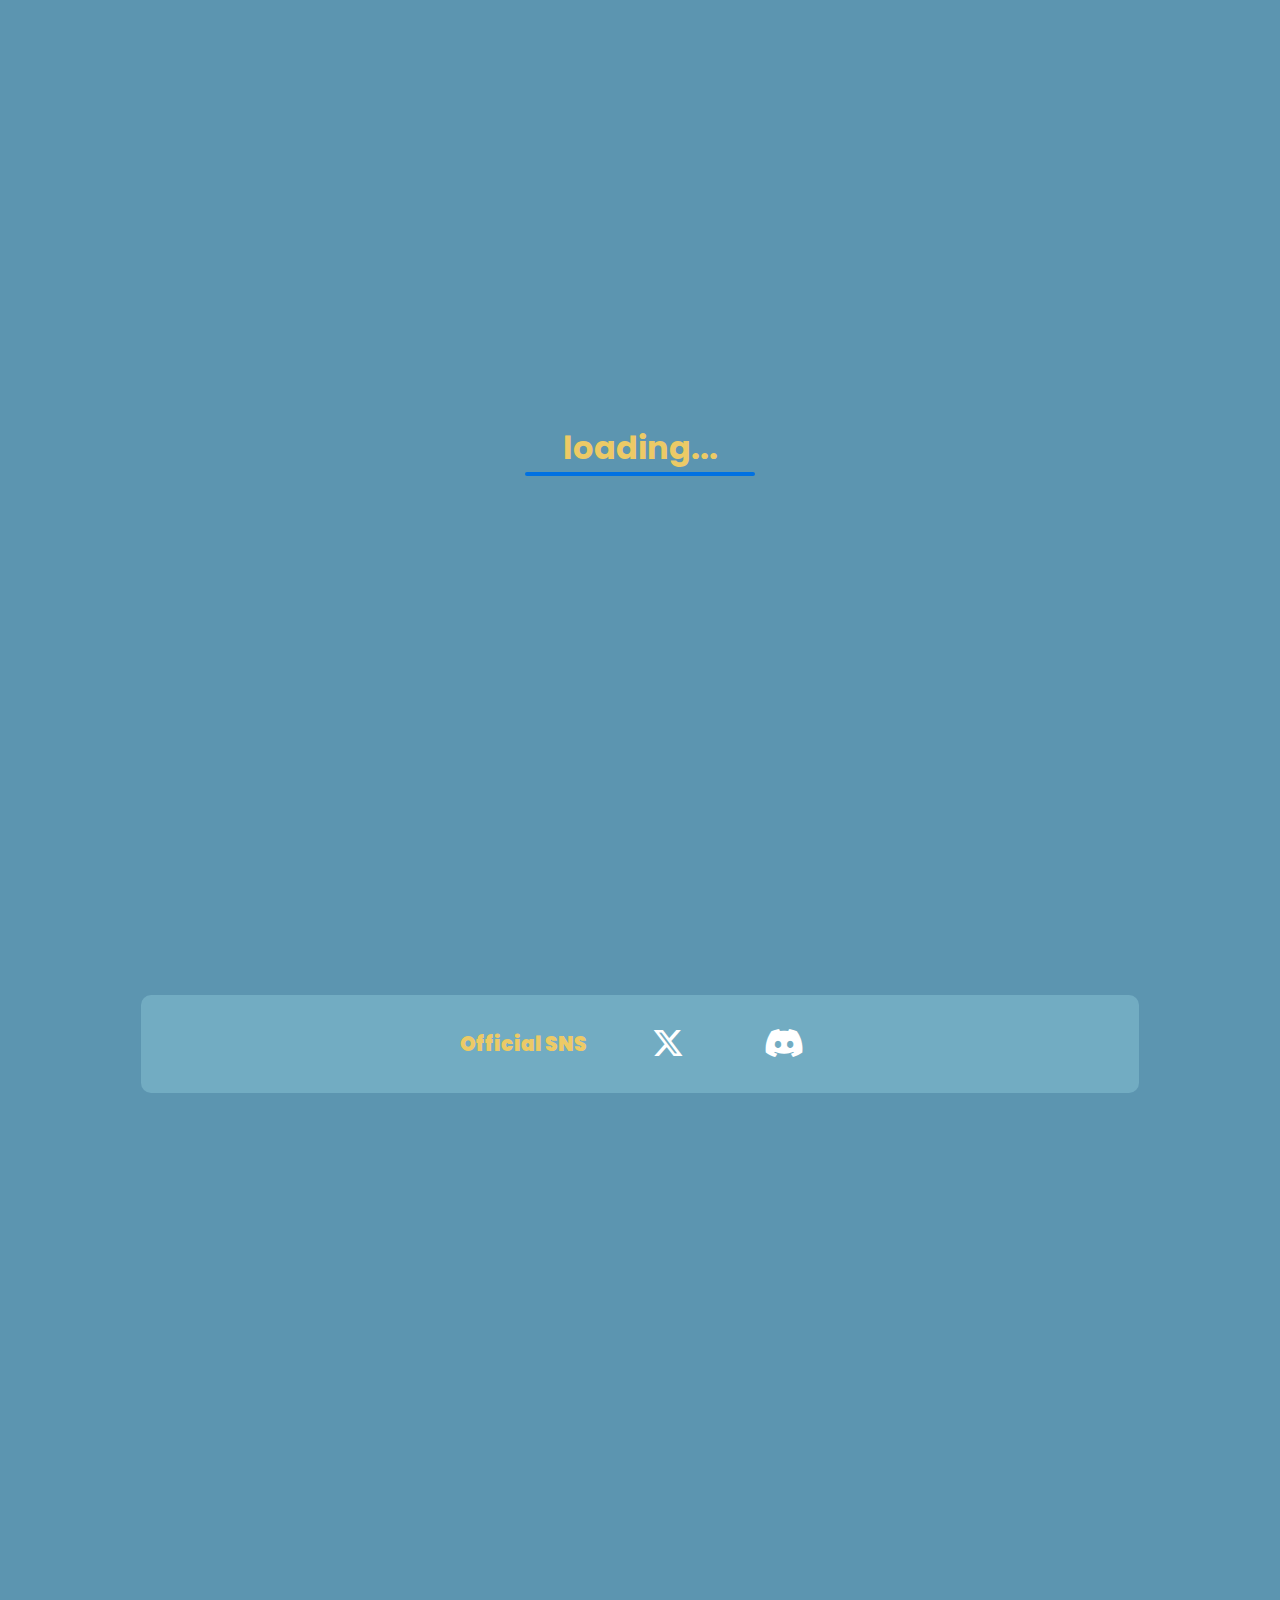
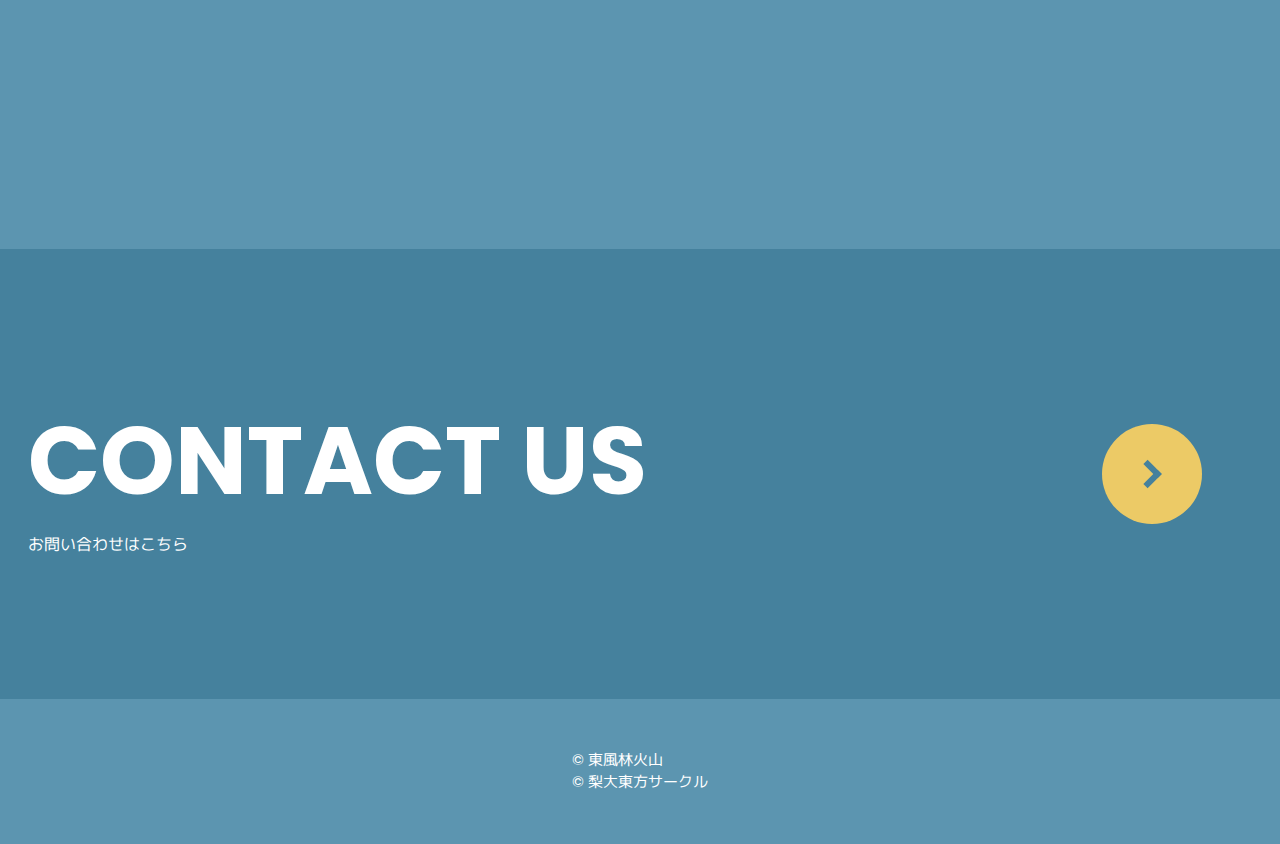
<file: index.html>
<!DOCTYPE html>
<html lang="en">
<head>
    <meta charset="UTF-8">
    <meta name="viewport" content="width=device-width, initial-scale=1.0">
    <title>Document</title>
    <link rel="stylesheet" href="https://cdnjs.cloudflare.com/ajax/libs/font-awesome/6.4.2/css/all.min.css">
    <link rel="stylesheet" href="./assets/css/reset.css">
    <link rel="stylesheet" href="./assets/css/style01.css">
    <link rel="stylesheet" href="./assets/css/loading.css">
    
    <link rel="preconnect" href="https://fonts.googleapis.com">
    <link rel="preconnect" href="https://fonts.gstatic.com/" crossorigin>
    <link href="https://fonts.googleapis.com/css2?family=M+PLUS+1:wght@100..900&family=M+PLUS+1p&family=Poppins:wght@400;900&display=swap" rel="stylesheet">
</head>


  
<body>
<script src="./assets/JS/loading.js"></script>

<div id="loading_container">
  <h1>loading...</h1>
  <div class="loader"></div>
</div>
   <header>
        
        <div class="header_container"> <!-- 一番上の帯 -->
            <div class="sns_tag"> <!-- アイコンのタグ -->
                <ul class="sns_list_header">
                    <li><a href="https://twitter.com/@Nashidai_Touhou" class="sns_icon_header"><i class="fa-brands fa-x-twitter"></i></a></li>
                    <li><a href="#" class="sns_icon_header"><i class="fa-brands fa-discord"></i></a></li>
                </ul>
            </div>
    
            <button class="hamburger"> 
                <span></span>
            </button>
        </div>

        <nav class="nav">
          <ul class="nav__list">
            <ul class="nav__list_mini ">
                <span class="number">01</span>
                <li class="nav__item"><a href="./index.html">Top</a></li>
                <span class="number">04</span>
                <li class="nav__item"><a href="./index04.html">Contact</a></li>
                <!-- <span class="number">07</span>
                <li class="nav__item"><a href="#">Activity</a></li> -->
            </ul>
            
            <ul class="nav__list_mini">
                <span class="number">02</span>
                <li class="nav__item"><a href="./index02.html">Overview</a></li>
                <span class="number">05</span>
                <li class="nav__item"><a href="./index05.html">Members</a></li>
                <!-- <span class="number">08</span>
                <li class="nav__item"><a href="#">Activity</a></li> -->
            </ul>

            <ul class="nav__list_mini">
                <span class="number">03</span>
                <li class="nav__item"><a href="./index03.html">Activity</a></li>
                <span class="numbers">06</span>
                <li class="nav__items"><a href="#">About</a></li>
                <!-- <span class="number">09</span>
                <li class="nav__item"><a href="#">Activity</a></li> -->
            </ul>
        </ul>
        </nav>
        
        <div class="header_logo"><img src="./assets/img/title_img/title.png" alt=""></div>
        
        <div class="logo_box"> <!-- タイトル -->
            <div class="logo_text01">こちりんかざん</div>
            <h1 class="section_title"><img src="./assets/img/title_img/title.png" width="500px"  alt=""></h1>
            <div class="logo_text02"><b>OFFICIAL WEBSITE</b></div>

            <div id="temple_img"></div> <!-- 背景画像 -->
        </div>
   </header>

   <main class="main">

        <div class="selection_container"> <!-- メイン内のSNSタグ-->
            <h3 class="selection_title_sns"><b>Official SNS</b></h3>
            <ul class="sns_list_main">
                <li><a href="#" class="sns_icon_main"><i class="fa-brands fa-x-twitter"></i></a></li>
                <li><a href="#" class="sns_icon_main"><i class="fa-brands fa-discord"></i></a></li>
                <!-- <li><a href="#" class="sns_icon_main"></a></li> -->
            </ul>
        </div>

        <section class="fade"> <!-- 概要 （写真は随時追加予定）-->
            <h2 class="headline_main">News</h2>
            <p class="news_content">
                2025/03/07：東風林火山公式Webサイトを作成しました<br>

            </p>
            <ul class="list">
                <!--list-item 1つ目 -->
                <li class="list-item">
                  <h3 class="list-tit">もっと見る</h3>
                  <div class="list-content">
                    <p class="list-txt">
                      aaaaaaaa
                    </p>
                  </div>
                </li>
        </section>
        
        <section class="fade"> <!-- 活動内容（写真は随時追加予定）-->
            <h2 class="headline_main">History</h2>
            <p class="history_content">
                2025/01/30：3人目の入部祝い＆例会<br>
                2025/01/08：新年1度目の例会<br>
                2024/12/18：初の例会<br>
                2024/11/16：サークル正式名称を決定『東風林火山』の誕生<br>
            </p>
            <ul class="list">
                <!--list-item 1つ目 -->
                <li class="list-item">
                  <h3 class="list-tit">もっと見る</h3>
                  <div class="list-content">
                    <p class="list-txt">
                      2024/11/14：念願の2人目の入部<br>
                      2024/10/20：漫研藤翔project様主催合同誌・東方学問所に参加<br>
                      2024/09/12：山梨大学『新』東方サークルを発足　初期メンバー：1名<br>  
                    </p>
                  </div>
                </li>
        </section>
   </main>

   <footer>
        <div class="contact_inner" id = "circle_btn">
            <div class="contact_inner_1">
                <h2 class="contact_title">CONTACT US</h2>
                <div class="contact_subtitle">お問い合わせはこちら</div>
            </div> 
            <div class="circle_btn">
                <div class="contact_btn"></div>
            </div>
        </div>

        <div class="copyright_box">
            <p class="copyright"> &copy; 東風林火山 <br> &copy; 梨大東方サークル</p> <!-- コピーライト -->
        </div>   
   </footer> 
   <script src="./assets/JS/script01.js"></script>
</body>

</html>
</file>
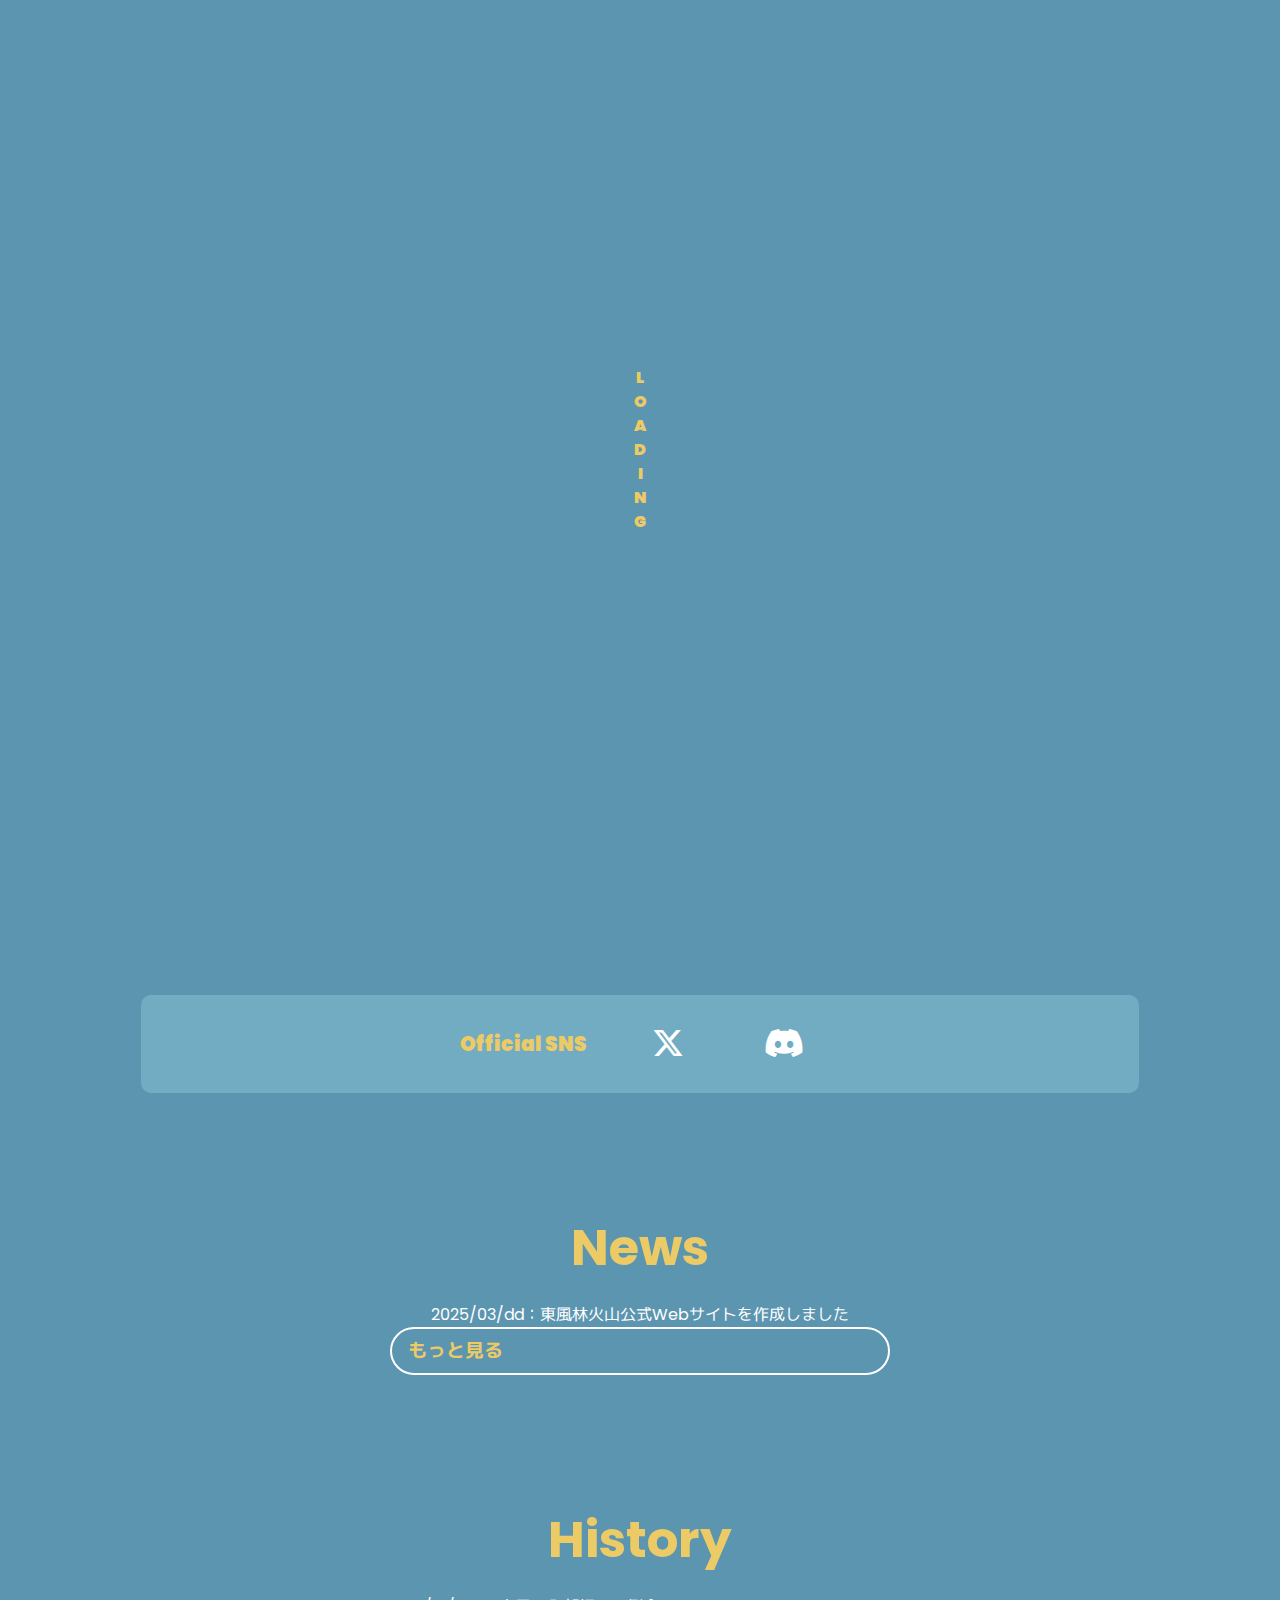
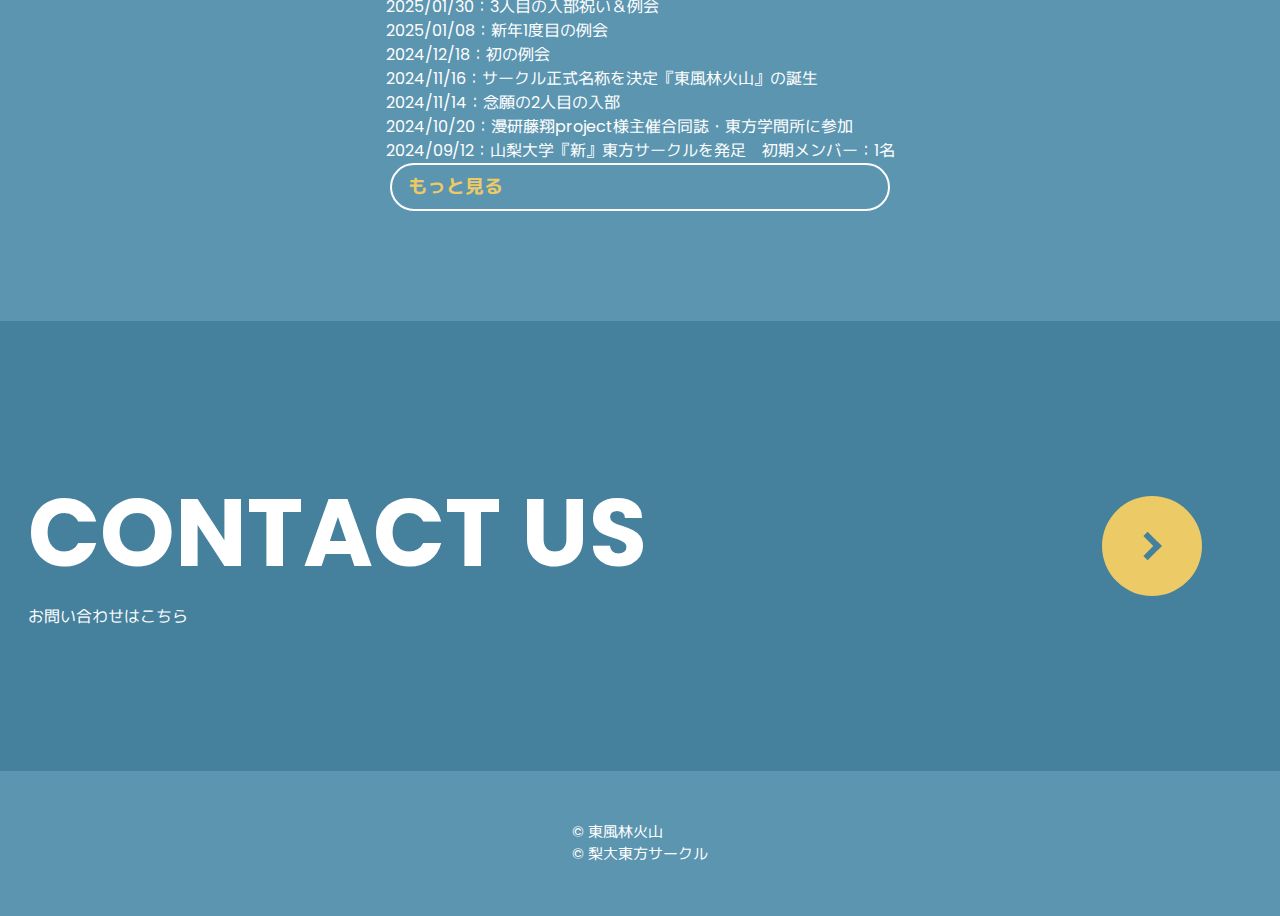
<file: index01.html>
<!DOCTYPE html>
<html lang="en">
<head>
    <meta charset="UTF-8">
    <meta name="viewport" content="width=device-width, initial-scale=1.0">
    <title>Document</title>
    <link rel="stylesheet" href="https://cdnjs.cloudflare.com/ajax/libs/font-awesome/6.4.2/css/all.min.css">
    <link rel="stylesheet" href="./assets/css/reset.css">
    <link rel="stylesheet" href="./assets/css/style01.css">
    <link rel="stylesheet" href="./assets/css/loading.css">
    
    <link rel="preconnect" href="https://fonts.googleapis.com">
    <link rel="preconnect" href="https://fonts.gstatic.com/" crossorigin>
    <link href="https://fonts.googleapis.com/css2?family=M+PLUS+1:wght@100..900&family=M+PLUS+1p&family=Poppins:wght@400;900&display=swap" rel="stylesheet">
</head>

<script src="./assets/JS/loading.js"></script>
<div id="loading_container">
    <div class="L">
      <p>L</p>
    </div>
    <div class="O">
      <p>O</p>
    </div>
    <div class="A">
      <p>A</p>
    </div>
    <div class="D">
      <p>D</p>
    </div>
    <div class="I">
      <p>I</p>
    </div>
    <div class="N">
      <p>N</p>
    </div>
    <div class="G">
      <p>G</p>
    </div>
</div>
  
<body>
   <header> 
        <div class="header_container"> <!-- 一番上の帯 -->
            <div class="sns_tag"> <!-- アイコンのタグ -->
                <ul class="sns_list_header">
                    <li><a href="#" class="sns_icon_header"><i class="fa-brands fa-x-twitter"></i></a></li>
                    <li><a href="#" class="sns_icon_header"><i class="fa-brands fa-discord"></i></a></li>
                </ul>
            </div>
    
            <button class="hamburger"> 
                <span></span>
            </button>
        </div>
        <nav class="nav">
          <ul class="nav__list">
            <ul class="nav__list_mini ">
                <span class="number">01</span>
                <li class="nav__item"><a href="./index01.html">Top</a></li>
                <span class="number">04</span>
                <li class="nav__item"><a href="./index04.html">Contact</a></li>
                <span class="number">07</span>
                <li class="nav__item"><a href="#">Activity</a></li>
            </ul>
            
            <ul class="nav__list_mini">
                <span class="number">02</span>
                <li class="nav__item"><a href="./index02.html">Overview</a></li>
                <span class="number">05</span>
                <li class="nav__item"><a href="./index05.html">Members</a></li>
                <span class="number">08</span>
                <li class="nav__item"><a href="#">Activity</a></li>
            </ul>

            <ul class="nav__list_mini">
                <span class="number">03</span>
                <li class="nav__item"><a href="./index03.html">Activity</a></li>
                <span class="number">06</span>
                <li class="nav__item"><a href="#">About</a></li>
                <span class="number">09</span>
                <li class="nav__item"><a href="#">Activity</a></li>
            </ul>
        </ul>
        </nav>

        <div class="logo_box"> <!-- タイトル -->
            <div class="logo_text01">こちりんかざん</div>
            <h1 class="section_title">東風林火山</h1>
            <div class="logo_text02"><b>OFFICIAL WEBSITE</b></div>

            <div id="temple_img"></div> <!-- 背景画像 -->
        </div>
   </header>

   <main class="main">
        <div class="selection_container"> <!-- メイン内のSNSタグ-->
            <h3 class="selection_title_sns"><b>Official SNS</b></h3>
            <ul class="sns_list_main">
                <li><a href="#" class="sns_icon_main"><i class="fa-brands fa-x-twitter"></i></a></li>
                <li><a href="#" class="sns_icon_main"><i class="fa-brands fa-discord"></i></a></li>
                <!-- <li><a href="#" class="sns_icon_main"></a></li> -->
            </ul>
        </div>

        <section> <!-- 概要 （写真は随時追加予定）-->
            <h2 class="headline_main">News</h2>
            <p class="news_content">
                2025/03/dd：東風林火山公式Webサイトを作成しました<br>

            </p>
            <ul class="list">
                <!--list-item 1つ目 -->
                <li class="list-item">
                  <h3 class="list-tit">もっと見る</h3>
                  <div class="list-content">
                    <p class="list-txt">
                      Lorem ipsum, dolor sit amet consectetur adipisicing elit. Nam quia sunt accusantium repellat minus optio amet, eligendi aliquid dolore ex voluptatibus deserunt consequatur sint ducimus sequi obcaecati cum nemo quisquam?
                    </p>
                  </div>
                </li>
        </section>
        
        <section> <!-- 活動内容（写真は随時追加予定）-->
            <h2 class="headline_main">History</h2>
            <p class="history_content">
                2025/01/30：3人目の入部祝い＆例会<br>
                2025/01/08：新年1度目の例会<br>
                2024/12/18：初の例会<br>
                2024/11/16：サークル正式名称を決定『東風林火山』の誕生<br>
                2024/11/14：念願の2人目の入部<br>
                2024/10/20：漫研藤翔project様主催合同誌・東方学問所に参加<br>
                2024/09/12：山梨大学『新』東方サークルを発足　初期メンバー：1名<br>
            </p>
            <ul class="list">
                <!--list-item 1つ目 -->
                <li class="list-item">
                  <h3 class="list-tit">もっと見る</h3>
                  <div class="list-content">
                    <p class="list-txt">
                      Lorem ipsum, dolor sit amet consectetur adipisicing elit. Nam quia sunt accusantium repellat minus optio amet, eligendi aliquid dolore ex voluptatibus deserunt consequatur sint ducimus sequi obcaecati cum nemo quisquam?
                    </p>
                  </div>
                </li>
        </section>
   </main>

   <footer>
        <div class="contact_inner" id = "circle_btn">
            <div class="contact_inner_1">
                <h2 class="contact_title">CONTACT US</h2>
                <div class="contact_subtitle">お問い合わせはこちら</div>
            </div> 
            <div class="circle_btn">
                <div class="contact_btn"></div>
            </div>
        </div>

        <div class="copyright_box">
            <p class="copyright"> &copy; 東風林火山 <br> &copy; 梨大東方サークル</p> <!-- コピーライト -->
        </div>   
   </footer> 
   <script src="./assets/JS/script01.js"></script>
</body>

</html>
</file>
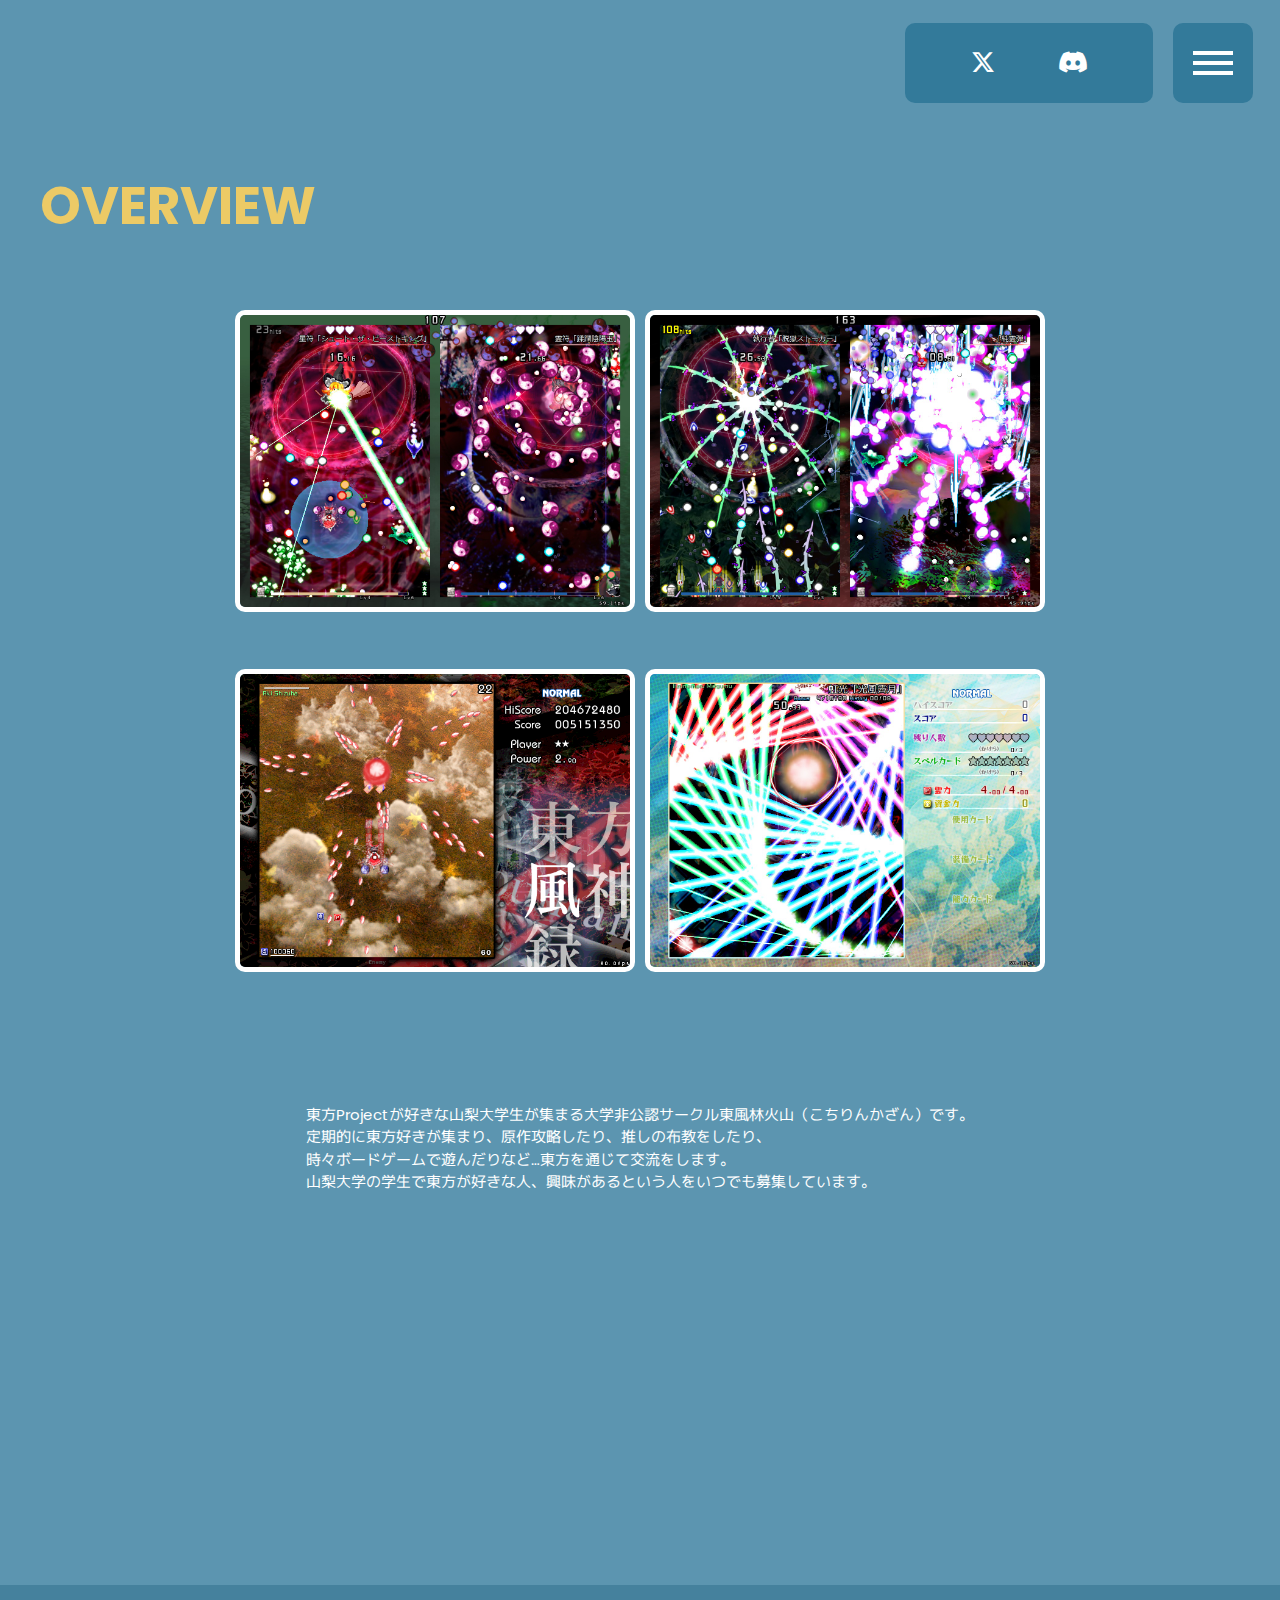
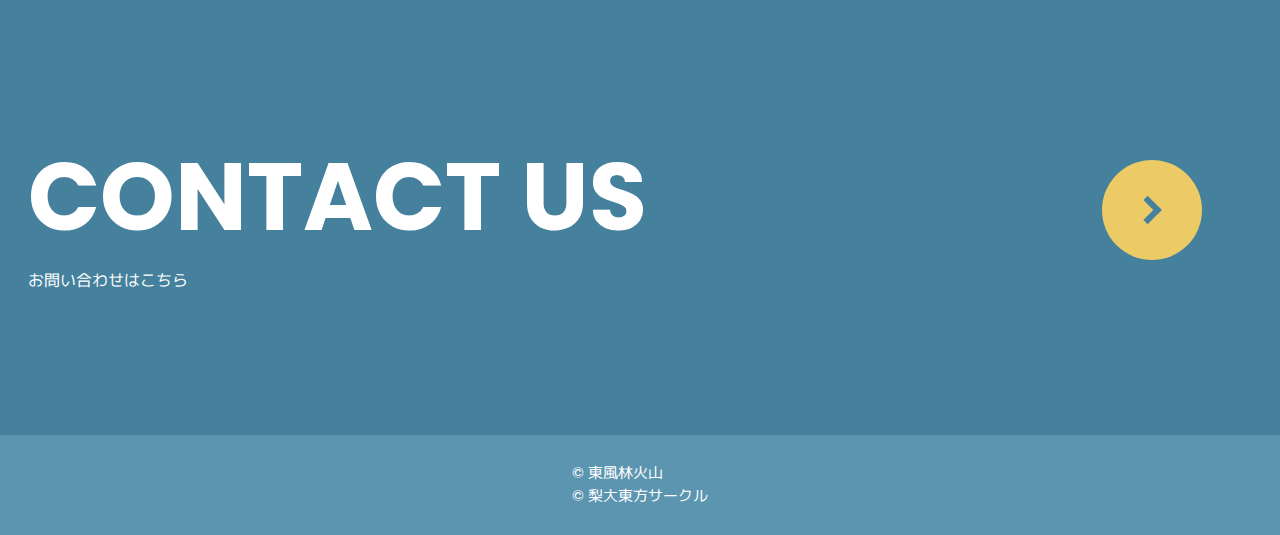
<file: index02.html>
<!DOCTYPE html>
<html lang="en">
<head>
    <meta charset="UTF-8">
    <meta name="viewport" content="width=device-width, initial-scale=1.0">
    <title>Document</title>
    <link rel="stylesheet" href="https://cdnjs.cloudflare.com/ajax/libs/font-awesome/6.4.2/css/all.min.css">
    <link rel="stylesheet" href="./assets/css/reset.css">
    <link rel="stylesheet" href="./assets/css/style02.css">

    <link rel="preconnect" href="https://fonts.googleapis.com">
    <link rel="preconnect" href="https://fonts.gstatic.com/" crossorigin>
    <link href="https://fonts.googleapis.com/css2?family=M+PLUS+1:wght@100..900&family=M+PLUS+1p&family=Poppins:wght@400;900&display=swap" rel="stylesheet"></head>
</head>
<body>
    <section>
        <header> 
            <div class="header_container"> <!-- 一番上の帯 -->
                
                <div class="sns_tag"> <!-- アイコンのタグ -->
                    <ul class="sns_list_header">
                        <li><a href="https://twitter.com/@Nashidai_Touhou" class="sns_icon_header"><i class="fa-brands fa-x-twitter"></i></a></li>
                        <li><a href="#" class="sns_icon_header"><i class="fa-brands fa-discord"></i></a></li>
                    </ul>
                </div>
        
                <button class="hamburger"> 
                    <span></span>
                </button>
            </div>

            <nav class="nav"> 
                <ul class="nav__list">
                    <ul class="nav__list_mini">
                        <span class="number">01</span>
                        <li class="nav__item"><a href="./index.html">Top</a></li>
                        <span class="number">04</span>
                        <li class="nav__item"><a href="./index04.html">Contact</a></li>
                        <!-- <span class="number">07</span>
                        <li class="nav__item"><a href="#">Activity</a></li> -->
                    </ul>
                    
                    <ul class="nav__list_mini">
                        <span class="number">02</span>
                        <li class="nav__item"><a href="./index02.html">Overview</a></li>
                        <span class="number">05</span>
                        <li class="nav__item"><a href="./index05.html">Members</a></li>
                        <!-- <span class="number">08</span>
                        <li class="nav__item"><a href="#">Activity</a></li> -->
                    </ul>
    
                    <ul class="nav__list_mini">
                        <span class="number">03</span>
                        <li class="nav__item"><a href="./index03.html">Activity</a></li>
                        <span class="numbers">06</span>
                        <li class="nav__items"><a href="#">About</a></li>
                        <!-- <span class="number">09</span>
                        <li class="nav__item"><a href="#">Activity</a></li> -->
                    </ul>
                </ul>
            </nav>
       </header>

       <main>
            <h2 class="overview_title">OVERVIEW</h2>
            <div class="overview_container">

            <div class="section01">
                <div class="game_img01 img-flip">
                    <figure>
                        <img src="./assets/img/game_img/game09.jpg" width="400px" />
                        <figcaption>ゲーム09の説明</figcaption>
                        <a href="#"></a>
                    </figure>
                </div>

                <div class="game_img01 img-flip">
                    <figure>
                        <img src="./assets/img/game_img/game10.jpg" width="400px" />
                        <figcaption>ゲーム10の説明</figcaption>
                        <a href="#"></a>
                    </figure>
                </div>
            </div>
                
            <div class="section01">
                <div class="game_img02 img-flip">
                    <figure>
                        <img src="./assets/img/game_img/game07.png" width="400px" />
                        <figcaption>ゲーム07の説明</figcaption>
                        <a href="#"></a>
                    </figure>
                </div>

                <div class="game_img02 img-flip">
                        <figure>
                            <img src="./assets/img/game_img/game08.jpg" width="400px" />
                            <figcaption>ゲーム08の説明</figcaption>
                            <a href="#"></a>
                        </figure>
                </div>
            </div>
                
                <div class="overview_data_text">
                    東方Projectが好きな山梨大学生が集まる大学非公認サークル東風林火山（こちりんかざん）です。<br>
                    定期的に東方好きが集まり、原作攻略したり、推しの布教をしたり、<br>
                    時々ボードゲームで遊んだりなど…東方を通じて交流をします。<br>
                    山梨大学の学生で東方が好きな人、興味があるという人をいつでも募集しています。<br>
                </div>
            </div>
       </main>

       <footer>
            <div class="contact_inner" id = "circle_btn">
                <div class="contact_inner_1">
                    <h2 class="contact_title">CONTACT US</h2>
                    <div class="contact_subtitle">お問い合わせはこちら</div>
                </div> 
                <div class="circle_btn">
                    <div class="contact_btn"></div>
                </div>
            </div>

            <div class="copyright_box">
                <p class="copyright"> &copy; 東風林火山 <br> &copy; 梨大東方サークル</p> <!-- コピーライト -->
            </div>
       </footer>
       
    </section>
    <script src="./assets/JS/script02.js"></script>
</body>
</html>
</file>
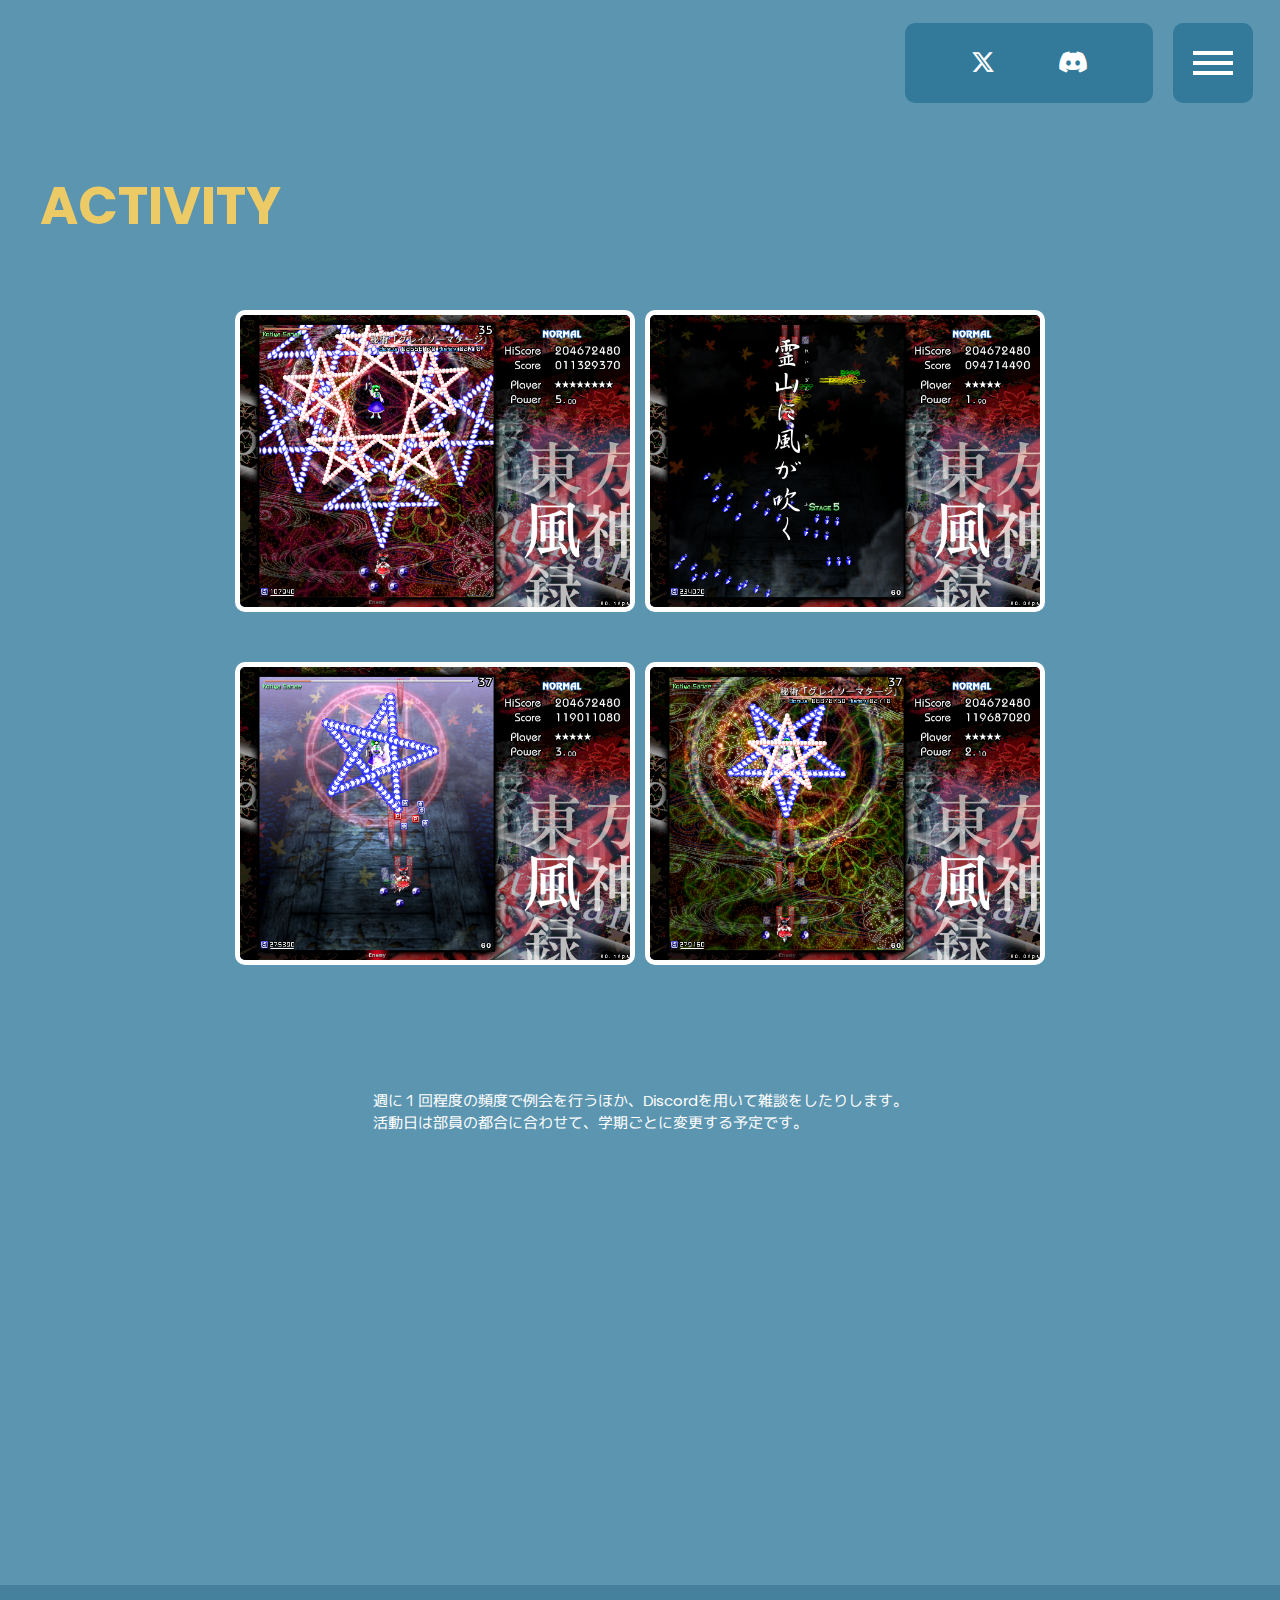
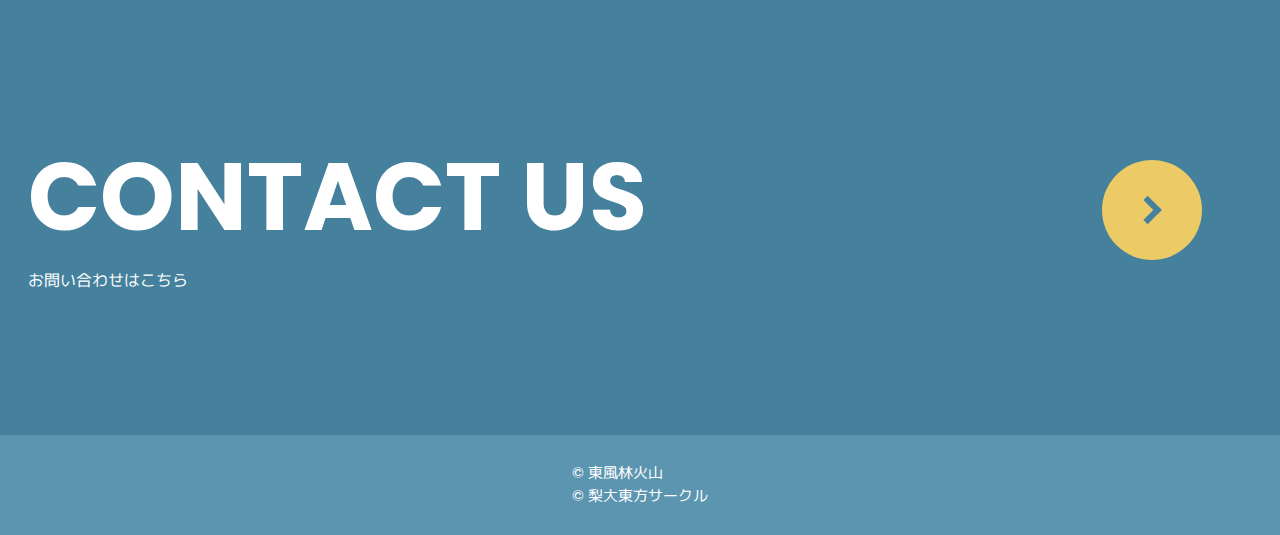
<file: index03.html>
<!DOCTYPE html>
<html lang="en">
<head>
    <meta charset="UTF-8">
    <meta name="viewport" content="width=device-width, initial-scale=1.0">
    <title>Document</title>
    <link rel="stylesheet" href="https://cdnjs.cloudflare.com/ajax/libs/font-awesome/6.4.2/css/all.min.css">
    <link rel="stylesheet" href="./assets/css/reset.css">
    <link rel="stylesheet" href="./assets/css/style03.css">

    <link rel="preconnect" href="https://fonts.googleapis.com">
    <link rel="preconnect" href="https://fonts.gstatic.com/" crossorigin>
    <link href="https://fonts.googleapis.com/css2?family=M+PLUS+1:wght@100..900&family=M+PLUS+1p&family=Poppins:wght@400;900&display=swap" rel="stylesheet"></head>
</head>
<body>
    <section>
        <header> 
            <div class="header_container"> 
                
                <div class="sns_tag"> 
                    <ul class="sns_list_header">
                        <li><a href="https://twitter.com/@Nashidai_Touhou" class="sns_icon_header"><i class="fa-brands fa-x-twitter"></i></a></li>
                        <li><a href="#" class="sns_icon_header"><i class="fa-brands fa-discord"></i></a></li>
                    </ul>
                </div>
        
                <button class="hamburger"> 
                    <span></span>
                </button>
            </div>

            <nav class="nav"> 
                <ul class="nav__list">
                    <ul class="nav__list_mini">
                        <span class="number">01</span>
                        <li class="nav__item"><a href="./index.html">Top</a></li>
                        <span class="number">04</span>
                        <li class="nav__item"><a href="./index04.html">Contact</a></li>
                        <!-- <span class="number">07</span>
                        <li class="nav__item"><a href="#">Activity</a></li> -->
                    </ul>
                    
                    <ul class="nav__list_mini">
                        <span class="number">02</span>
                        <li class="nav__item"><a href="./index02.html">Overview</a></li>
                        <span class="number">05</span>
                        <li class="nav__item"><a href="./index05.html">Members</a></li>
                        <!-- <span class="number">08</span>
                        <li class="nav__item"><a href="#">Activity</a></li> -->
                    </ul>
    
                    <ul class="nav__list_mini">
                        <span class="number">03</span>
                        <li class="nav__item"><a href="./index03.html">Activity</a></li>
                        <span class="numbers">06</span>
                        <li class="nav__items"><a href="#">About</a></li>
                        <!-- <span class="number">09</span>
                        <li class="nav__item"><a href="#">Activity</a></li> -->
                    </ul>
                </ul>
            </nav>
       </header>

       <main>
            <h2 class="activity_title">ACTIVITY</h2>
            <div class="activity_container">

                <div class="section01">
                    <div class="game_img01 img-flip">
                        <figure>
                            <img src="./assets/img/game_img/game03.png" width="400px" />
                            <figcaption>ゲーム03の説明</figcaption>
                            <a href="#"></a>
                        </figure>
                    </div>
    
                    <div class="game_img01 img-flip">
                        <figure>
                            <img src="./assets/img/game_img/game04.png" width="400px" />
                            <figcaption>ゲーム04の説明</figcaption>
                            <a href="#"></a>
                        </figure>
                    </div>
                </div>
                    
                <div class="section01">
                    <div class="game_img02 img-flip">
                    
                        <figure>
                            <img src="./assets/img/game_img/game05.png" width="400px" />
                            <figcaption>ゲーム05の説明</figcaption>
                            <a href="#"></a>
                        </figure>
                    </div>
    
                    <div class="game_img02 img-flip">
                            <figure>
                                <img src="./assets/img/game_img/game06.png" width="400px" />
                                <figcaption>ゲーム06の説明</figcaption>
                                <a href="#"></a>
                            </figure>
                    </div>
                </div>
                    
                
                <div class="activity_data_text">
                    週に１回程度の頻度で例会を行うほか、Discordを用いて雑談をしたりします。<br>
                    活動日は部員の都合に合わせて、学期ごとに変更する予定です。<br>
                </div>
            </div>
       </main>

       <footer>
            <div class="contact_inner" id = "circle_btn">
                <div class="contact_inner_1">
                    <h2 class="contact_title">CONTACT US</h2>
                    <div class="contact_subtitle">お問い合わせはこちら</div>
                </div> 
                <div class="circle_btn">
                    <div class="contact_btn"></div>
                </div>
            </div>

            <div class="copyright_box">
                <p class="copyright"> &copy; 東風林火山 <br> &copy; 梨大東方サークル</p> <!-- コピーライト -->
            </div>
       </footer>
       
    </section>
    <script src="./assets/JS/script03.js"></script>
</body>
</html>
</file>
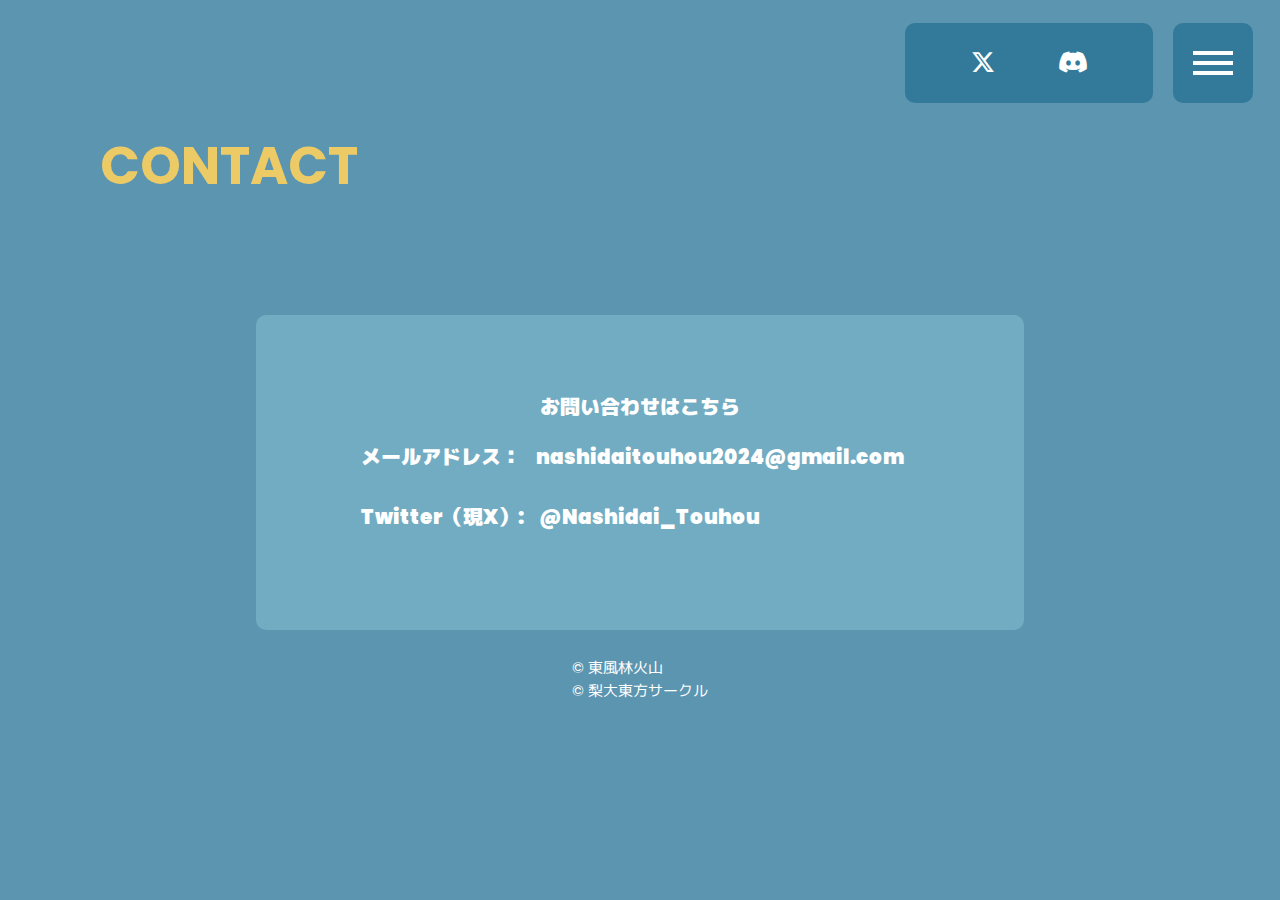
<file: index04.html>
<!DOCTYPE html>
<html lang="en">
<head>
    <meta charset="UTF-8">
    <meta name="viewport" content="width=device-width, initial-scale=1.0">
    <title>Document</title>
    <link rel="stylesheet" href="https://cdnjs.cloudflare.com/ajax/libs/font-awesome/6.4.2/css/all.min.css">
    <link rel="stylesheet" href="./assets/css/reset.css">
    <link rel="stylesheet" href="./assets/css/style04.css">

    <link rel="preconnect" href="https://fonts.googleapis.com">
    <link rel="preconnect" href="https://fonts.gstatic.com/" crossorigin>
    <link href="https://fonts.googleapis.com/css2?family=M+PLUS+1:wght@100..900&family=M+PLUS+1p&family=Poppins:wght@400;900&display=swap" rel="stylesheet"></head>
</head>
<body>
    <section>
        <header> 
            <div class="header_container"> <!-- 一番上の帯 -->
                
                <div class="sns_tag"> <!-- アイコンのタグ -->
                    <ul class="sns_list_header">
                        <li><a href="https://twitter.com/@Nashidai_Touhou" class="sns_icon_header"><i class="fa-brands fa-x-twitter"></i></a></li>
                        <li><a href="#" class="sns_icon_header"><i class="fa-brands fa-discord"></i></a></li>
                    </ul>
                </div>
        
                <button class="hamburger"> 
                    <span></span>
                </button>
            </div>

            <nav class="nav"> 
                <ul class="nav__list">
                    <ul class="nav__list_mini">
                        <span class="number">01</span>
                        <li class="nav__item"><a href="./index.html">Top</a></li>
                        <span class="number">04</span>
                        <li class="nav__item"><a href="./index04.html">Contact</a></li>
                        <!-- <span class="number">07</span>
                        <li class="nav__item"><a href="#">Activity</a></li> -->
                    </ul>
                    
                    <ul class="nav__list_mini">
                        <span class="number">02</span>
                        <li class="nav__item"><a href="./index02.html">Overview</a></li>
                        <span class="number">05</span>
                        <li class="nav__item"><a href="./index05.html">Members</a></li>
                        <!-- <span class="number">08</span>
                        <li class="nav__item"><a href="#">Activity</a></li> -->
                    </ul>
    
                    <ul class="nav__list_mini">
                        <span class="number">03</span>
                        <li class="nav__item"><a href="./index03.html">Activity</a></li>
                        <span class="numbers">06</span>
                        <li class="nav__items"><a href="#">About</a></li>
                        <!-- <span class="number">09</span>
                        <li class="nav__item"><a href="#">Activity</a></li> -->
                    </ul>
                </ul>
            </nav>
       </header>

       <main>
            <h2 class="contact_title">CONTACT</h2>
            <div class="contact_container">
                <div class="contact_lead"><b>お問い合わせはこちら</b></div>    
                <div class="contact_text">
                    メールアドレス：<a href="mailto:nashidaitouhou2024@gmail.com">nashidaitouhou2024@gmail.com</a><br><br>
                    Twitter（現X）:<a href="https://twitter.com/@Nashidai_Touhou">@Nashidai_Touhou</a><br>
                </div>
            </div>
       </main>

       <footer>
        
            <div class="copyright_box">
                <p class="copyright"> &copy; 東風林火山 <br> &copy; 梨大東方サークル</p> <!-- コピーライト -->
            </div>
       </footer>
       
    </section>
    <script src="./assets/JS/script04.js"></script>
</body>
</html>
</file>
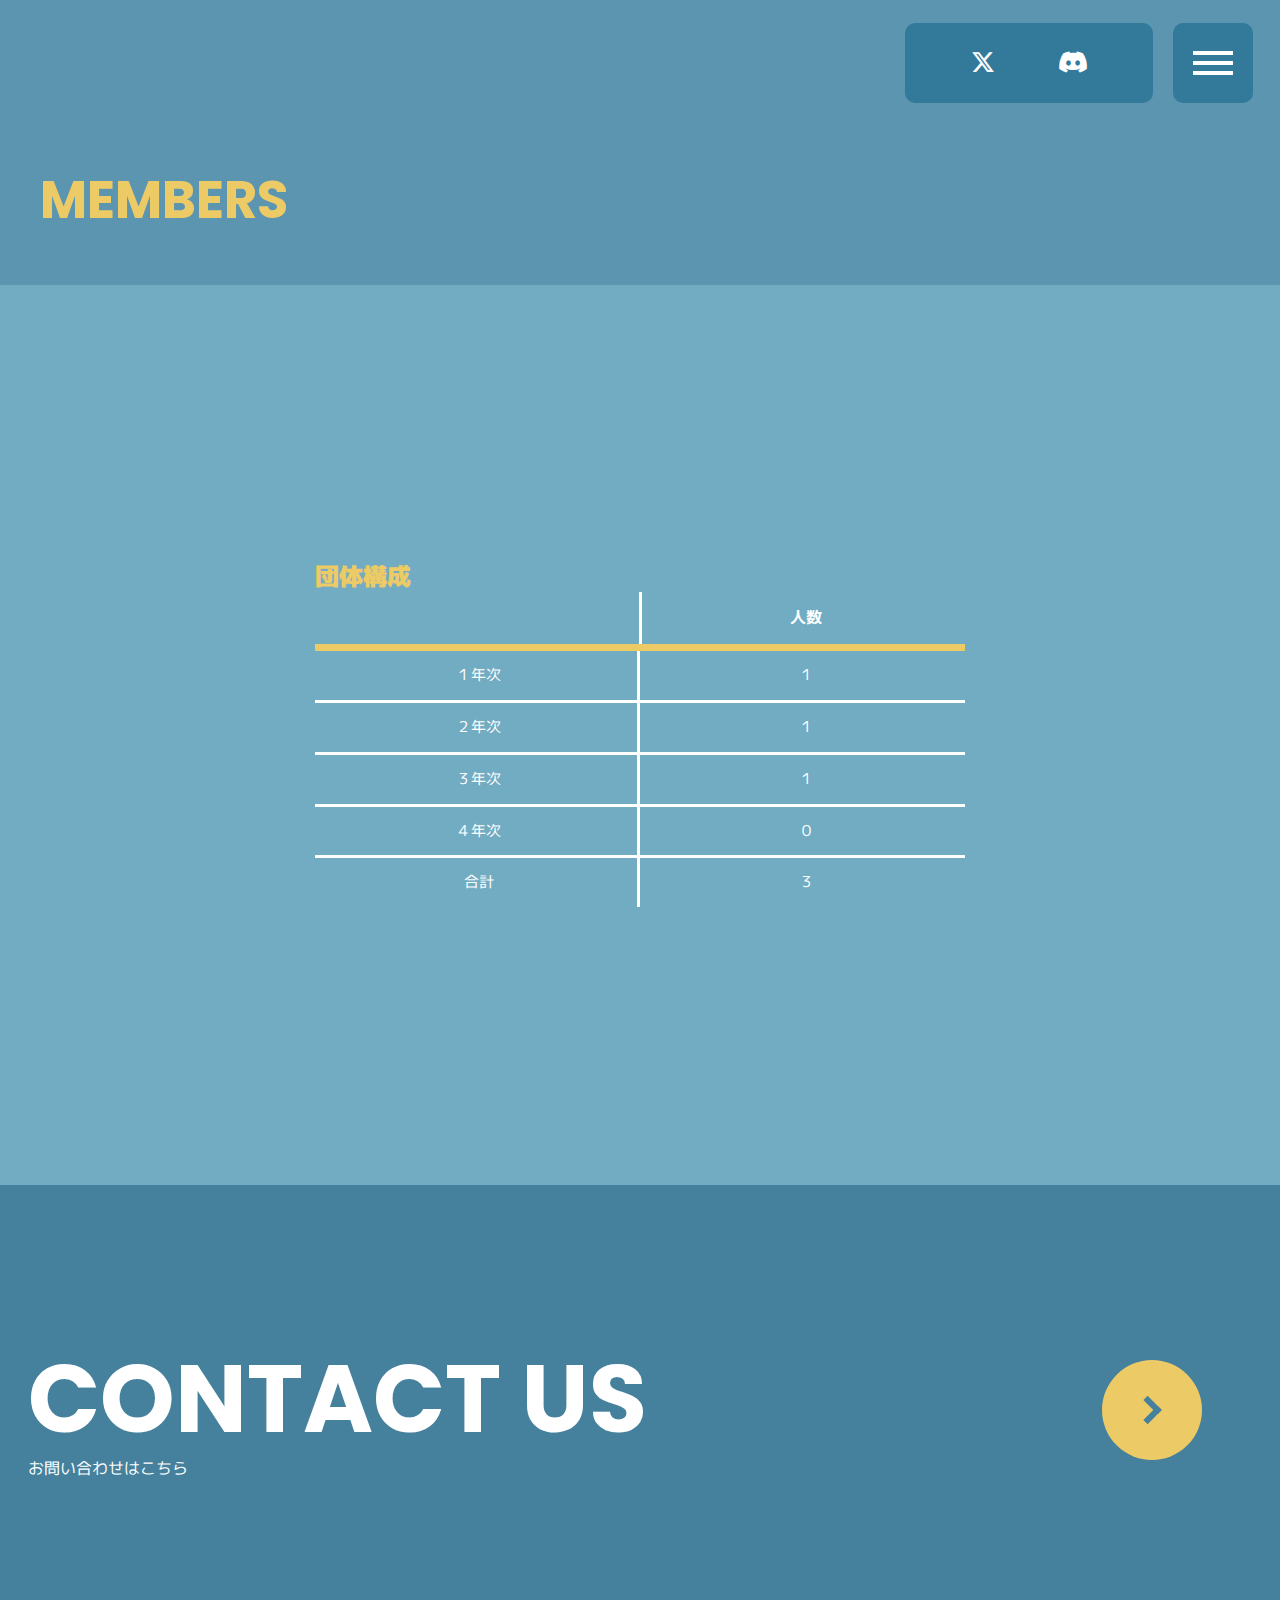
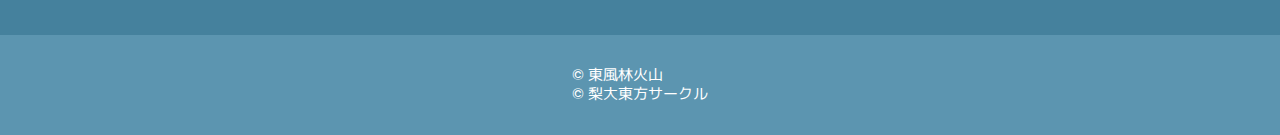
<file: index05.html>
<!DOCTYPE html>
<html lang="en">
<head>
    <meta charset="UTF-8">
    <meta name="viewport" content="width=device-width, initial-scale=1.0">
    <title>Document</title>
    <link rel="stylesheet" href="https://cdnjs.cloudflare.com/ajax/libs/font-awesome/6.4.2/css/all.min.css">
    <link rel="stylesheet" href="./assets/css/reset.css">
    <link rel="stylesheet" href="./assets/css/style05.css">

    <link rel="preconnect" href="https://fonts.googleapis.com">
    <link rel="preconnect" href="https://fonts.gstatic.com/" crossorigin>
    <link href="https://fonts.googleapis.com/css2?family=M+PLUS+1:wght@100..900&family=M+PLUS+1p&family=Poppins:wght@400;900&display=swap" rel="stylesheet"></head>
</head>
<body>
    <section>
        <header> 
            <div class="header_container"> <!-- 一番上の帯 -->
                
                <div class="sns_tag"> <!-- アイコンのタグ -->
                    <ul class="sns_list_header">
                        <li><a href="https://twitter.com/@Nashidai_Touhou" class="sns_icon_header"><i class="fa-brands fa-x-twitter"></i></a></li>
                        <li><a href="#" class="sns_icon_header"><i class="fa-brands fa-discord"></i></a></li>
                    </ul>
                </div>
        
                <button class="hamburger"> 
                    <span></span>
                </button>
            </div>

            <nav class="nav"> 
                <ul class="nav__list">
                    <ul class="nav__list_mini">
                        <span class="number">01</span>
                        <li class="nav__item"><a href="./index.html">Top</a></li>
                        <span class="number">04</span>
                        <li class="nav__item"><a href="./index04.html">Contact</a></li>
                        <!-- <span class="number">07</span>
                        <li class="nav__item"><a href="#">Activity</a></li> -->
                    </ul>
                    
                    <ul class="nav__list_mini">
                        <span class="number">02</span>
                        <li class="nav__item"><a href="./index02.html">Overview</a></li>
                        <span class="number">05</span>
                        <li class="nav__item"><a href="./index05.html">Members</a></li>
                        <!-- <span class="number">08</span>
                        <li class="nav__item"><a href="#">Activity</a></li> -->
                    </ul>
    
                    <ul class="nav__list_mini">
                        <span class="number">03</span>
                        <li class="nav__item"><a href="./index03.html">Activity</a></li>
                        <span class="numbers">06</span>
                        <li class="nav__items"><a href="#">About</a></li>
                        <!-- <span class="number">09</span>
                        <li class="nav__item"><a href="#">Activity</a></li> -->
                    </ul>
                </ul>
            </nav>
       </header>

       <main>
            <h2 class="members_title">MEMBERS</h2>
            <div class="members_container">
                <div class="members_data_text">

                    <h2 class="members_subtitle">団体構成</h2>

                    <table>

                        <thead>
                            <tr>
                                <td></td>
                                <th scope="col">人数</th>
                            </tr>
                        </thead>

                        <tbody>
                            <tr>
                                <td class="data-class" data-label="名前">１年次</td>
                                <td class="data-numbers" data-label="役割">１</td>
                            </tr>
                            <tr>
                                <td class="data-class" data-label="名前">２年次</td>
                                <td class="data-numbers" data-label="役割">１</td>
                            </tr>
                            <tr>
                                <td class="data-class" data-label="名前">３年次</td>
                                <td class="data-numbers" data-label="役割">１</td>
                            </tr>
                            <tr>
                                <td class="data-class" data-label="名前">４年次</td>
                                <td class="data-numbers" data-label="役割">０</td>
                            </tr>
                            <tr>
                                <td class="data-class" data-label="名前">合計</td>
                                <td class="data-numbers" data-label="役割">３</td>
                            </tr>
                        </tbody>

                    </table>
                
                </div>
            </div>
       </main>

       <footer>
            <div class="contact_inner" id = "circle_btn">
                <div class="contact_inner_1">
                    <h2 class="contact_title">CONTACT US</h2>
                    <div class="contact_subtitle">お問い合わせはこちら</div>
                </div> 
                <div class="circle_btn">
                    <div class="contact_btn"></div>
                </div>
            </div>

            <div class="copyright_box">
                <p class="copyright"> &copy; 東風林火山 <br> &copy; 梨大東方サークル</p> <!-- コピーライト -->
            </div>
       </footer>
       
    </section>
    <script src="./assets/JS/script05.js"></script>
</body>
</html>
</file>
<file: assets/css/style01.css>
body {
    width: 100vw;
    height: 100vh;  
    margin: 0;      
    overflow-x: hidden; 
    font-family: "Poppins", "M PLUS 1p", sans-serif;
    background-color: #5C95B0;

    background-image: url(../img/background_img/東風林火山.png);
    background-size: contain; /* 画像を要素に合わせて伸縮 */
    background-position: center; /* 画像を中央に配置 */
    background-repeat: no-repeat; /* 画像を繰り返さない */  
    background-attachment: fixed;
}

a{
    padding: 8px 15px;
    /* こだわりポイント */
}

@media screen and (max-width: 768px) {
    a{
        padding: 4px 8px;
    }
}

.fade {
	opacity: 0;
	transform: translateY(100px);
	transition: opacity 1.5s, transform 1s;
}.fade.active {
	opacity: 1;
	transform: translateY(0px);
}

header{
    display: flex;
    flex-direction: row;
    justify-content:right;
    
}

.header_container{
    width: 47%;
    height: 126.67px;
    background-color: "";

    position: fixed;
    display: flex;
    flex-direction: row;
    justify-content:right;
    align-items: center;
    z-index: 100;
}

@media screen and (max-width: 768px) {
    .header_container {
        width: 0%;
        height: 100%; 
       
        flex-direction: column-reverse;
        justify-content: space-between;
        align-items: flex-end; 
    }
}

.sns_tag{
    width: 248px;
    height: 80px;

    margin-right: 20px;
    padding: 0px 34px;
    background-color: #337A9A;
    
    border-radius: 10px;

    display: flex;
    flex-direction: row;
    justify-content: center;
    align-items: center;
    
}

@media screen and (max-width: 768px) {
    .sns_tag {
        width: 50px;
        height: 230px; 
        margin-bottom: 35px;

        padding: 25px 20px;
       
        flex-direction: column;
        
        align-items: flex-end; 
    }
}


.sns_list_header{
    width: 180px;
    height: 20px;

    display: flex;
    flex-direction: row;
    justify-content: space-around;
    align-items: center   
}

@media screen and (max-width: 768px) {
    .sns_list_header{

        width: 23px;
        height: 200px;
        flex-direction: column;
        padding-left:13px;
    }
}

.sns_icon_header{
    width: 20px;
    height: 20px;
    z-index: 1;
    color: white;
    font-size: 1.5em;
    
}


.sns_icon_header > i{
    transition: transform 0.3s ease;
}

.sns_tag_icon_header > i :hover{
    transform: translateY(-5px); 
}

.hamburger {
    width: 80px;
    height: 80px;
    margin-right: 27px;

    
    appearance: none;
    
    background-color: #337A9A;

    border-radius: 10px;
    cursor: pointer;

    position: relative; /* 追加: 相対配置 */
    display: flex; 
    flex-direction: column; 
    justify-content: center;
    align-items: center;
    border: none; 
}

@media screen and (max-width: 768px) {
    .hamburger{
        margin-top: 25px;
        margin-right: 20px;
    }
}

.hamburger span,
.hamburger span::before,
.hamburger span::after {
    display: block;
    content: '';
    width: 40px;
    height: 4px;
    background-color: #fff;
    transition: all 0.5s;
}
  
.hamburger span {
    position: relative; /* 修正: 相対配置 */     
}
  
.hamburger span::before {
    position: absolute; /* 追加: 絶対配置 */
    top: -10px; /* 修正: 上の棒の位置を調整 */
}
  
.hamburger span::after {
    position: absolute; /* 追加: 絶対配置 */
    bottom: -10px; /* 修正: 下の棒の位置を調整 */
}

.nav {
    position: fixed;
    width: 100%;
    height: 100%;
    

    background-color: #5C95B0;
 
    transition: all 0.2s;
    border-top: #fff 1px solid;
    z-index: 10;

    background-image: url(../img/background_img/東風林火山.png);
    background-size: contain; /* 画像を要素に合わせて伸縮 */
    background-position: center; /* 画像を中央に配置 */
    background-repeat: no-repeat; /* 画像を繰り返さない */  
    background-attachment: fixed;
    right: -100%;

}

@media screen and (max-width: 768px) {
    .nav{
        right: -110%;
    }
}

.nav__list{
    width: 90%;
    height: 100%;
    background-color: "";

    margin-left: 12%;
    
    display: flex;
    flex-direction: row;
    justify-content: center;
    align-items: center; 
    right: -100%; 
}

.nav__list_mini{
    width: 100%;
}

.number{
    font-size: 10px;
    margin-right: 170px;
    color: #fff;
}

.numbers{
    font-size: 10px;
    margin-right: 170px;
    color: #fff;
    visibility: hidden;
}

@media screen and (max-width: 768px) {
    .number{
       margin: 0px;
    }
}

@media screen and (max-width: 768px) {
    .numbers{
        display: none;
    }
}

.nav__item a {
    font-size: clamp(36px, 4.143vw, 48px);
    font-weight: 900;

    display: inline-block;
    color: #ECCA66;
    text-decoration: none;
    transition: transform 0.3s ease; 
}

.nav__items a {
    font-size: clamp(36px, 4.143vw, 48px);
    font-weight: 900;

    display: inline-block;
    color: #ECCA66;
    text-decoration: none;
    transition: transform 0.3s ease; 
    visibility: hidden;
}

@media screen and (max-width: 768px) {
    .nav__item a{
       font-size: 21px;
    }
}

.nav__item a:hover {
    transform: translateY(-8px); 
}

.hamburger.open span {
    background-color: transparent;
}

.hamburger.open span::before {
    transform: rotate(45deg);
    top: 0;
}

.hamburger.open span::after {
    transform: rotate(-45deg);
    bottom: 0;
}

.nav.open {
   right: 0;
}


.header_logo {
    width: 240px;
    display: flex;
    flex-direction: row;
    justify-content: center;
    align-items: center;
    position: fixed; 
    top: 10px; 
    left: 10px;
    z-index: 7;
    opacity: 0;
	visibility: hidden;
    margin: 30px 0px;
}

.header_logo.active {
    opacity: 1;
    visibility: visible;
}

@media screen and (max-width: 768px) {
    .header_logo {
        top: 5px; /* 調整可能: 上からの距離 */
        left: 5px; /* 調整可能: 左からの距離 */
    }
}
  
.logo_box{

    width: 100%;
    height: 100vh;

    color: #ECCA66;

    display: flex;
    flex-direction: column;
    justify-content: center;
    align-items: center;

    background-image: url(../img/temple_img/2ae1ccc193511377.jpg);
    background-size: cover; /* 画像を要素に合わせて伸縮 */
    background-position: center; /* 画像を中央に配置 */
    background-repeat: no-repeat; /* 画像を繰り返さない */
}

.logo_text01{
    font-size: 18px;
    letter-spacing: 30px;
    font-weight: 900;
    text-align: center;
}

@media screen and (max-width: 768px) {
    .logo_text01{
        font-size: 15px;
        letter-spacing: 16px;
    }
}

.section_title{
    width: 500px;
}


@media screen and (max-width: 768px) {
    .section_title{
        width: 350px;
    }
}


.logo_text02{
    font: 20px;
    letter-spacing: 17px;
}

@media screen and (max-width: 768px) {
    .logo_text02{
        font-size: 15px;
        letter-spacing: 9px;
    }
}

.main{

    display: flex;
    flex-direction: column;
    justify-content: center;
    align-items: center;

}
.selection_container{
    
    width: 78%;
    
    height: 97.5px;

    background-color: #72ACC2;
    border-radius: 10px;
    margin-top: 95px;

    display: flex;
    flex-direction: row;
    justify-content: center;
    align-items: center;
}

@media screen and (max-width: 768px) {
    .selection_container{
        flex-direction: column;
    }
}

.selection_title_sns{
    font-size: 20px;
    color: #ECCA66;    
}

@media screen and (max-width: 768px) {
    .selection_title_sns{
        font-size: 18px;
    }
}


.sns_list_main{
    display: flex;
    flex-direction: row;
    align-items: center;    
}

.sns_icon_main{
    font-size: 2em;
    color: white;
    margin-left:  50px;
}

@media screen and (max-width: 768px) {
    .sns_icon_main{
        margin: 20px;
    }
}


.sns_icon_main > i{
    transition: transform 0.3s ease;
}

.sns_icon_main > i:hover {
    transform: translateY(-5px); 
}

.headline_main{
    width: 100vw;
    height: 110px;

    font-size: 50px;
    margin-top: 100px;

    display: flex;
    flex-direction: column;
    justify-content: center;
    align-items: center;

    color: #ECCA66;
}

.news_content{
    display: flex;
    flex-direction: column;
    justify-content: center;
    align-items: center;
    font-size: 16px;
    color: white;
}

@media screen and (max-width: 768px) {
    .news_content{
        padding: 10px 37px;
    }
}

.history_content{
    display: flex;
    flex-direction: column;
    justify-content: center;
    align-items: center;
    font-size: 16px;
    color: white;
}

@media screen and (max-width: 768px) {
    .history_content{
        padding: 10px 37px;
    }
}

ol, ul { list-style: none;}

/* 以下、アコーディオンの設定 */
.list {
  margin: 0 auto;
  max-width: 500px;
  width: 100%;
  padding:0;
  
}

@media screen and (max-width: 768px) {
    .list{
        padding: 37px;
    }
}


.list .list-item .list-tit {
  padding: 0.5rem 0.5rem 0.5rem 1rem ;
  background-color: "";
  margin:0;
  border-radius: 30px;
  border:2px solid white;
  color: #ECCA66;
  
}

.list-tit{
    transition: 0.3s ; 
}


.list-tit:hover {
    transform: translateY(-3px); 
}

.list .list-item .list-content {
  line-height: 1.5;
  height: 0rem;
  overflow: hidden;
  transition: height 0.5s ease 0s, padding 0.5s ease 0s;
  margin:0 0 10px 0;
  
  color: #fff;
}

.list .list-item .list-content .list-txt {
  padding: 1rem;
}


.contact_inner{
    width: 100%;
    height: 50vh;
    background-color: #45819d;
    margin-top: 100px;
    
    display: flex;
    flex-direction: row;
    justify-content: center;
    align-items: center;

}

@media screen and (max-width: 768px) {
    .contact_inner{
        height: 40vh;
        flex-direction: column;
    }
}

.contact_inner_1{

    width: 80%;

    display: flex;
    flex-direction: column;
    justify-content: space-around;
    transition: transform 0.3s ease;
    
}

.contact_inner_1:hover {
    transform: translateX(10px); /* 追加: ホバー時に右に10px移動 */
}

.contact_title{
    color: white;
    font-size: 95px;
}

@media screen and (max-width: 768px) {
    .contact_title{
        font-size: 45px;
    }    
}

.contact_subtitle{
    color: white;
    font-size: 16px;
    margin-right: 650px;
}

@media screen and (max-width: 768px) {
    .contact_subtitle{
        margin: 0px;
    }
}

.circle_btn {
    width: 100px; 
    height: 100px;
    
    margin: 20px 50px; 
    border-radius: 50%;
     
    background-color: #ECCA66; 
    color: #fff; 
    border: none; 
    cursor: pointer; 
    position: relative;
    
}

.circle_btn {
    opacity: 1;
    overflow: hidden;
    position: relative;
    cursor: pointer;
}

.circle_btn::before {
    background-color: #fff;
    content: "";
    display: block;
    position: absolute;
    top: -100px;
    left: 0;
    width: 30px;
    height: 100%;
    opacity: 0;
    transition: cubic-bezier(0.32, 0, 0.67, 0);
}

.circle_btn:hover::before {
    animation: circle_btn 0.5s linear;
}
   
@keyframes circle_btn {
    0% {
      transform: scale(2) rotate(45deg);
      opacity: 0;
    }
    20% {
      transform: scale(20) rotate(45deg);
      opacity: 0.6;
    }
    40% {
      transform: scale(30) rotate(45deg);
      opacity: 0.4;
    }
    80% {
      transform: scale(45) rotate(45deg);
      opacity: 0.2;
    }
    100% {
      transform: scale(50) rotate(45deg);
      opacity: 0;
    }
}

.contact_btn{
    position: absolute;
    top: 50%;
    left: 50%;
    -webkit-transform: translate(-72%, -50%) rotate(45deg);
    transform: translate(-72%, -50%) rotate(45deg);
    border-top: 6px solid #45819D;
    border-right: 6px solid #45819D;
    width: 20px;
    height: 20px;
      
}

.copyright_box{
    width: 100vw;
    height: 145px;

    background-color: #5C95B0;

    display: flex;
    flex-direction: row;
    justify-content: center;
    align-items: center;
}

.copyright{
    font-size: 15px;
    color: white;
}
</file>
<file: assets/css/loading.css>
#loading_container {
    position: fixed;
    top: 0;
    left: 0;
    width: 100%;
    height: 100%;
    background-color: #5C95B0;
    display: flex;
    font-family: "Poppins", "M PLUS 1p", sans-serif;
    font-weight: 900;
    color: #ECCA66;
    flex-direction: column;
    justify-content: center;
    align-items: center;
    z-index: 999; /* 最前面に表示 */
}

.loader {
    --loader-color: #0071e2; /* ローディングバーの色 */
    width: 230px;
    height: 4px;
    border-radius: 30px;
    background-color: transparent; /* 背景を透明にする */
    position: relative;
    overflow: hidden; /* アニメーションがはみ出さないように */
}

.loader::before {
    content: "";
    position: absolute;
    top: 0;
    left: 0;
    width: 100%;
    height: 100%;
    background: var(--loader-color);
    transform-origin: left; /* アニメーションの起点を左端に */
    animation: moving 1.5s cubic-bezier(0.4, 0, 0.2, 1) infinite; /* アニメーションを調整 */
}

@keyframes moving {
    0% {
        transform: scaleX(0); /* 初期状態は非表示 */
    }
    50% {
        transform: scaleX(1); /* 中間で完全に表示 */
    }
    100% {
        transform: scaleX(0); /* 最後は非表示に戻る */
    }
}
</file>
<file: assets/css/style02.css>
body {
    width: 100vw;
    height: 100vh;  
    margin: 0;      
    overflow-x: hidden; 
    font-family: "Poppins", "M PLUS 1p", sans-serif;
    background-color: #5C95B0;

}

a{
    padding: 8px 15px;
    /* こだわりポイント */
}

@media screen and (max-width: 768px) {
    a{
        padding: 4px 8px;
    }
}

header{
    display: flex;
    flex-direction: row;
    justify-content:right;
    
}

.header_container{
    width: 47%;
    height: 126.67px;
    background-color: "";

    position: fixed;
    display: flex;
    flex-direction: row;
    justify-content:right;
    align-items: center;
    z-index: 1000;
}

@media screen and (max-width: 768px) {
    .header_container {
        width: 0%;
        height: 100%; 
       
        flex-direction: column-reverse;
        justify-content: space-between;
        align-items: flex-end; 
    }
}

.sns_tag{
    width: 248px;
    height: 80px;

    margin-right: 20px;
    padding: 0px 34px;
    background-color: #337A9A;
    
    border-radius: 10px;

    display: flex;
    flex-direction: row;
    justify-content: center;
    align-items: center;
    
}

@media screen and (max-width: 768px) {
    .sns_tag {
        width: 50px;
        height: 230px; 
        margin-bottom: 35px;

        padding: 25px 20px;
       
        flex-direction: column;
        
        align-items: flex-end; 
    }
}

.sns_list_header{
    width: 180px;
    height: 20px;

    display: flex;
    flex-direction: row;
    justify-content: space-around;
    align-items: center   
}

@media screen and (max-width: 768px) {
    .sns_list_header{

        width: 23px;
        height: 200px;
        flex-direction: column;
        padding-left:13px;
    }
}


.sns_icon_header{
    width: 20px;
    height: 20px;
    z-index: 1;
    color: white;
    font-size: 1.5em;
    
}



.header_btn{
    width: 80px;
    height: 80px;
    margin-right: 30px;

    background-color: #337A9A;
    
    border-radius: 10px;
}

.hamburger {
    width: 80px;
    height: 80px;
    margin-right: 27px;

    
    appearance: none;
    
    background-color: #337A9A;

    border-radius: 10px;
    cursor: pointer;

    position: relative; /* 追加: 相対配置 */
    display: flex; /* 追加: flexboxを使用 */
    flex-direction: column; /* 追加: 縦方向に配置 */
    justify-content: center; /* 追加: 垂直方向中央揃え */
    align-items: center; /* 追加: 水平方向中央揃え */
    border: none; 
}

@media screen and (max-width: 768px) {
    .hamburger{
        margin-top: 25px;
        margin-right: 20px;
    }
}

.hamburger span,
.hamburger span::before,
.hamburger span::after {
    display: block;
    content: '';
    width: 40px;
    height: 4px;
    background-color: #fff;
    transition: all 0.5s;
    
}
  
.hamburger span {
    position: relative; /* 修正: 相対配置 */     
}
  
.hamburger span::before {
    position: absolute; /* 追加: 絶対配置 */
    top: -10px; /* 修正: 上の棒の位置を調整 */
}
  
.hamburger span::after {
    position: absolute; /* 追加: 絶対配置 */
    bottom: -10px; /* 修正: 下の棒の位置を調整 */
}

.nav {
    position: fixed;
    width: 100%;
    height: 100%;
    

    background-color: #5C95B0;
 
    transition: all 0.2s;
    border-top: #fff 1px solid;
    z-index: 10;

    background-image: url(../img/background_img/東風林火山.png);
    background-size: contain; /* 画像を要素に合わせて伸縮 */
    background-position: center; /* 画像を中央に配置 */
    background-repeat: no-repeat; /* 画像を繰り返さない */  
    background-attachment: fixed;
    right: -100%;
}

@media screen and (max-width: 768px) {
    .nav{
        right: -110%;
    }
}

.nav__list{
    width: 90%;
    height: 100%;
    background-color: "";

    margin-left: 12%;
    
    display: flex;
    flex-direction: row;
    justify-content: center;
    align-items: center;  
}

.nav__list_mini{
    width: 100%;    
}

.number{
    font-size: 10px;
    margin-right: 170px;
    color: #fff;
}

.numbers{
    font-size: 10px;
    margin-right: 170px;
    color: #fff;
    visibility: hidden;
}

@media screen and (max-width: 768px) {
    .number{
       margin: 0px;
    }
}

@media screen and (max-width: 768px) {
    .numbers{
        display: none;
    }
}
.nav__item a {
    font-size: clamp(36px, 4.143vw, 48px);
    font-weight: 900;

    display: inline-block;
    color: #ECCA66;
    text-decoration: none;
    transition: transform 0.3s ease; 
}

.nav__items a {
    font-size: clamp(36px, 4.143vw, 48px);
    font-weight: 900;

    display: inline-block;
    color: #ECCA66;
    text-decoration: none;
    transition: transform 0.3s ease; 
    visibility: hidden;
}

@media screen and (max-width: 768px) {
    .nav__item a{
       font-size: 21px;
    }
}

.nav__item a:hover {
    transform: translateY(-8px); 
}

.hamburger.open span {
    background-color: transparent;
}

.hamburger.open span::before {
    transform: rotate(45deg);
    top: 0;
}

.hamburger.open span::after {
    transform: rotate(-45deg);
    bottom: 0;
}

.nav.open {
   right: 0;      /* クリックされたら、画面内にスライドイン */
}
main{
    padding-top: 126.67px;
}
.overview_title{

    width: 100%;
    height: 78px;
    font-size: 52px;
    margin: 40px;

    color: #ECCA66;
    display: flex;
    justify-content: left;

}

@media screen and (max-width: 768px) {
    .overview_title{
        margin: 0px;
        padding-left: 20px;
        padding-bottom: 85px;
    }
}

.overview_container{
    width: 100%;
    height: 100vh;
 
    margin-bottom: 400px;
    display: flex;
    flex-direction: column;
    align-items: center;  
}

@media screen and (max-width: 768px) {
    
    .overview_container{
        margin-bottom: 50px;
    }
    
}


.section01{
    display: flex;
    flex-direction: row;
}

@media screen and (max-width: 768px) {
    .section01{
        flex-direction: column;
        width: 250px;
    }
    
}


.game_img01{  
    margin: 20px 0px;
}


.game_img02{
    margin: 20px 0px;
}


@media screen and (max-width: 768px) {
    .game_img02{
        display: none;
    }
    
}

.game_img01 img {
    transition: transform 0.3s ease, box-shadow 0.3s ease; /* 追加: トランジション */
    margin:5px;
    border: 5px solid white;
    border-radius: 10px;
}

.game_img02 img {
    transition: transform 0.3s ease, box-shadow 0.3s ease; /* 追加: トランジション */
    margin:5px;

    border: 5px solid white;
    border-radius: 10px;
}

.game_img01 img:hover {
    transform: scale(1.05); /* 追加: ホバー時に拡大 */
    box-shadow: 5px 5px 10px rgba(0, 0, 0, 0)
}

.game_img02 img:hover {
    transform: scale(1.05); /* 追加: ホバー時に拡大 */
    box-shadow: 5px 5px 10px rgba(0, 0, 0, 0)
}

.img-flip figure {
    position: relative;
    display: inline-block; /* 横並びにする */
    margin: 0; /* デフォルトのマージンをリセット */
}

.img-flip figcaption {
    background-color: #72ACC2;
    border-radius: 10px;
    border: 5px solid white;

    color: #ffffff;
    position: absolute;
    top: 0;
    bottom: 0;
    left: 0;
    right: 0;
    opacity: 0;
    display: flex; /* 説明文を中央に配置 */
    justify-content: center;
    align-items: center;
    text-align: center;
}

.img-flip a {
    position: absolute;
    top: 0;
    bottom: 0;
    left: 0;
    right: 0;
    z-index: 1;
}

.img-flip *,
.img-flip figure {
    transition: all 0.35s ease;
}

.img-flip {
    perspective: 50em;
}

.img-flip:hover figcaption {
    opacity: 1;
    transition-delay: 0.14s;
}

.img-flip:hover img {
    transform: rotateX(-180deg);
}

.img-flip figcaption {
    transform: rotateX(90deg);
    transform-origin: 0% 50%;
}

.img-flip:hover figcaption {
    transform: rotateX(0deg);
}

/* 既存のスタイルを維持するための追加 */
.game_img01 li,
.game_img02 li {
    display: inline-block; /* 既存の横並びを維持 */
}


.overview_data_text{
    color: white;
    font-size: 15px;
    padding-top: 100px;

    display: flex;
    justify-content: center;
    align-items: center;
}

@media screen and (max-width: 768px) {
    .overview_data_text{
        padding: 16px 26px;
    }
}

.contact_inner{
    width: 100%;
    height: 50vh;
    background-color: #45819d;    
    display: flex;
    flex-direction: row;
    justify-content: center;
    align-items: center;

}

@media screen and (max-width: 768px) {
    .contact_inner{
        height: 40vh;
        flex-direction: column;
    }
}

.contact_inner_1{

    width: 80%;
    
    display: flex;
    flex-direction: column;
    justify-content: space-around;
    transition: transform 0.3s ease;
    
}

.contact_inner_1:hover {
    transform: translateX(10px); /* 追加: ホバー時に右に10px移動 */
}

.contact_title{
    color: white;
    font-size: 95px;
    
}

@media screen and (max-width: 768px) {
    .contact_title{
        font-size: 45px;
    }    
}

.contact_subtitle{
    color: white;
    font-size: 16px;
    margin-right: 650px;
}

@media screen and (max-width: 768px) {
    .contact_subtitle{
        margin: 0px;
    }
}

.circle_btn {
    width: 100px; 
    height: 100px;
    
    margin: 20px 50px; 
    border-radius: 50%;
     
    background-color: #ECCA66; 
    color: #fff; 
    border: none; 
    cursor: pointer; 
    position: relative;
    
}

.circle_btn {
    opacity: 1;
    overflow: hidden;
    position: relative;
    cursor: pointer;
}

.circle_btn::before {
    background-color: #fff;
    content: "";
    display: block;
    position: absolute;
    top: -100px;
    left: 0;
    width: 30px;
    height: 100%;
    opacity: 0;
    transition: cubic-bezier(0.32, 0, 0.67, 0);
}

.circle_btn:hover::before {
    animation: circle_btn 0.5s linear;
}
   
@keyframes circle_btn {
    0% {
      transform: scale(2) rotate(45deg);
      opacity: 0;
    }
    20% {
      transform: scale(20) rotate(45deg);
      opacity: 0.6;
    }
    40% {
      transform: scale(30) rotate(45deg);
      opacity: 0.4;
    }
    80% {
      transform: scale(45) rotate(45deg);
      opacity: 0.2;
    }
    100% {
      transform: scale(50) rotate(45deg);
      opacity: 0;
    }
}

.contact_btn{
    position: absolute;
    top: 50%;
    left: 50%;
    -webkit-transform: translate(-72%, -50%) rotate(45deg);
    transform: translate(-72%, -50%) rotate(45deg);
    border-top: 6px solid #45819D;
    border-right: 6px solid #45819D;
    width: 20px;
    height: 20px;
      
}

.copyright_box{
    width: 100vw;
    height: 100px;

    display: flex;
    flex-direction: row;
    justify-content: center;
    align-items: center;
}

.copyright{
    font-size: 15px;
    color: white;
}
</file>
<file: assets/css/style03.css>
body {
    width: 100vw;
    height: 100vh;  
    margin: 0;      
    overflow-x: hidden; 
    font-family: "Poppins", "M PLUS 1p", sans-serif;
    
    background-color: #5C95B0;

}

a{
    padding: 8px 15px;
    /* こだわりポイント */
}

@media screen and (max-width: 768px) {
    a{
        padding: 4px 8px;
    }
}

header{
    display: flex;
    flex-direction: row;
    justify-content:right;
    
}

.header_container{
    width: 47%;
    height: 126.67px;
    background-color: "";

    position: fixed;
    display: flex;
    flex-direction: row;
    justify-content:right;
    align-items: center;
    z-index: 1000;
}


@media screen and (max-width: 768px) {
    .header_container {
        width: 0%;
        height: 100%; 
       
        flex-direction: column-reverse;
        justify-content: space-between;
        align-items: flex-end; 
    }
}

.sns_tag{
    width: 248px;
    height: 80px;

    margin-right: 20px;
    padding: 0px 34px;
    background-color: #337A9A;
    
    border-radius: 10px;

    display: flex;
    flex-direction: row;
    justify-content: center;
    align-items: center;
    
}

@media screen and (max-width: 768px) {
    .sns_tag {
        width: 50px;
        height: 230px; 
        margin-bottom: 35px;

        padding: 25px 20px;
       
        flex-direction: column;
        
        align-items: flex-end; 
    }
}

.sns_list_header{
    width: 180px;
    height: 20px;

    display: flex;
    flex-direction: row;
    justify-content: space-around;
    align-items: center   
}

@media screen and (max-width: 768px) {
    .sns_list_header{

        width: 23px;
        height: 200px;
        flex-direction: column;
        padding-left:13px;
    }
}


.sns_icon_header{
    width: 20px;
    height: 20px;
    z-index: 1;
    color: white;
    font-size: 1.5em;
    
}

.header_btn{
    width: 80px;
    height: 80px;
    margin-right: 30px;

    background-color: #337A9A;
    
    border-radius: 10px;
}

.hamburger {
    width: 80px;
    height: 80px;
    margin-right: 27px;
    
    appearance: none;
    
    background-color: #337A9A;

    border-radius: 10px;
    cursor: pointer;

    position: relative; /* 追加: 相対配置 */
    display: flex; /* 追加: flexboxを使用 */
    flex-direction: column; /* 追加: 縦方向に配置 */
    justify-content: center; /* 追加: 垂直方向中央揃え */
    align-items: center; /* 追加: 水平方向中央揃え */
    border: none; 
}
  
@media screen and (max-width: 768px) {
    .hamburger{
        margin-top: 25px;
        margin-right: 20px;
    }
}

.hamburger span,
.hamburger span::before,
.hamburger span::after {
    display: block;
    content: '';
    width: 40px;
    height: 4px;
    background-color: #fff;
    transition: all 0.5s;
    
}
  
.hamburger span {
    position: relative; /* 修正: 相対配置 */     
}
  
.hamburger span::before {
    position: absolute; /* 追加: 絶対配置 */
    top: -10px; /* 修正: 上の棒の位置を調整 */
}
  
.hamburger span::after {
    position: absolute; /* 追加: 絶対配置 */
    bottom: -10px; /* 修正: 下の棒の位置を調整 */
}

.nav {
    position: fixed;
    width: 100%;
    height: 100%;
    

    background-color: #5C95B0;
 
    transition: all 0.2s;
    border-top: #fff 1px solid;
    z-index: 100;

    background-image: url(../img/background_img/東風林火山.png);
    background-size: contain; /* 画像を要素に合わせて伸縮 */
    background-position: center; /* 画像を中央に配置 */
    background-repeat: no-repeat; /* 画像を繰り返さない */  
    background-attachment: fixed;
    right: -100%;
}

@media screen and (max-width: 768px) {
    .nav{
        right: -110%;
    }
}

.nav__list{
    width: 90%;
    height: 100%;
    background-color: "";

    margin-left: 12%;
    
    display: flex;
    flex-direction: row;
    justify-content: center;
    align-items: center;  
}

.nav__list_mini{
    width: 100%;    
}

.number{
    font-size: 10px;
    margin-right: 170px;
    color: #fff;
}

.numbers{
    font-size: 10px;
    margin-right: 170px;
    color: #fff;
    visibility: hidden;
}

@media screen and (max-width: 768px) {
    .number{
       margin: 0px;
    }
}


@media screen and (max-width: 768px) {
    .numbers{
        display: none;
    }
}

.nav__item a {
    font-size: clamp(36px, 4.143vw, 48px);
    font-weight: 900;

    display: inline-block;
    color: #ECCA66;
    text-decoration: none;
    transition: transform 0.3s ease; 
}

@media screen and (max-width: 768px) {
    .nav__item a{
       font-size: 21px;
    }
}


.nav__items a {
    font-size: clamp(36px, 4.143vw, 48px);
    font-weight: 900;

    display: inline-block;
    color: #ECCA66;
    text-decoration: none;
    transition: transform 0.3s ease; 
    visibility: hidden;
}

.nav__item a:hover {
    transform: translateY(-8px); 
}

.hamburger.open span {
    background-color: transparent;
}

.hamburger.open span::before {
    transform: rotate(45deg);
    top: 0;
}

.hamburger.open span::after {
    transform: rotate(-45deg);
    bottom: 0;
}

.nav.open {
   right: 0;      /* クリックされたら、画面内にスライドイン */
}
main{
    padding-top: 126.67px;
}
.activity_title{

    width: 100%;
    height: 78px;
    font-size: 52px;
    margin: 40px;

    color: #ECCA66;
    display: flex;
    justify-content: left;

}

@media screen and (max-width: 768px) {
    .activity_title{
        margin: 0px;
        padding-left: 20px;
        padding-bottom: 85px;
    }
}

.activity_container{
    width: 100%;
    height: 100vh;
    margin-bottom: 400px;

    display: flex;
    flex-direction: column;   
    align-items: center;  
}

@media screen and (max-width: 768px) {
    
    .activity_container{
        margin-bottom: 50px;
    } 
}

.section01{
    display: flex;
    flex-direction: row;
}

@media screen and (max-width: 768px) {
    .section01{
        flex-direction: column;
        width: 250px;
    }  
}

.game_img01{
    display: flex;
    flex-direction: row;
  
    margin: 20px 0px;
}

.game_img02{
    display: flex;
    flex-direction: row;
  
    margin: 20px 0px;
}

@media screen and (max-width: 768px) {
    .game_img02{
        display: none;
    }  
}

.game_img01 img {
    transition: transform 0.3s ease, box-shadow 0.3s ease; 
    margin:5px;
    border: 5px solid white;
    border-radius: 10px;
}

.game_img02 img {
    transition: transform 0.3s ease, box-shadow 0.3s ease;
    margin:5px;
    border: 5px solid white;
    border-radius: 10px;
}

.game_img01 img:hover {
    transform: scale(1.05); 
    box-shadow: 5px 5px 10px rgba(0, 0, 0, 0)
}

.game_img02 img:hover {
    transform: scale(1.05);
    box-shadow: 5px 5px 10px rgba(0, 0, 0, 0)
}

.img-flip figure {
    position: relative;
    display: inline-block;
    margin: 0; 
}

.img-flip figcaption {
    background-color: #72ACC2;
    border-radius: 10px;
    border: 5px solid white;
    
    color: #ffffff;
    position: absolute;
    top: 0;
    bottom: 0;
    left: 0;
    right: 0;
    opacity: 0;
    display: flex; 
    justify-content: center;
    align-items: center;
    text-align: center;
}

.img-flip a {
    position: absolute;
    top: 0;
    bottom: 0;
    left: 0;
    right: 0;
    z-index: 1;
}

.img-flip *,
.img-flip figure {
    transition: all 0.35s ease;
}

.img-flip {
    perspective: 50em;
}

.img-flip:hover figcaption {
    opacity: 1;
    transition-delay: 0.14s;
}

.img-flip:hover img {
    transform: rotateX(-180deg);
}

.img-flip figcaption {
    transform: rotateX(90deg);
    transform-origin: 0% 50%;
}

.img-flip:hover figcaption {
    transform: rotateX(0deg);
}


.game_img01 li,
.game_img02 li {
    display: inline-block;
}


.activity_data_text{
    color: white;
    font-size: 15px;
    padding-top: 100px;

    display: flex;
    justify-content: center;
    align-items: center;

}

@media screen and (max-width: 768px) {
    .activity_data_text{
        padding: 66px;
    }
}


.contact_inner{
    width: 100%;
    height: 50vh;
    background-color: #45819d;
    
    display: flex;
    flex-direction: row;
    justify-content: center;
    align-items: center;

}

@media screen and (max-width: 768px) {
    .contact_inner{
        height: 40vh;
        flex-direction: column;
    }
}

.contact_inner_1{

    width: 80%;
    
    display: flex;
    flex-direction: column;
    justify-content: space-around;
    transition: transform 0.3s ease;
    
}

.contact_inner_1:hover {
    transform: translateX(10px); /* 追加: ホバー時に右に10px移動 */
}

.contact_title{
    color: white;
    font-size: 95px;
    
}

@media screen and (max-width: 768px) {
    .contact_title{
        font-size: 45px;
    }    
}

.contact_subtitle{
    color: white;
    font-size: 16px;
    margin-right: 650px;
}

@media screen and (max-width: 768px) {
    .contact_subtitle{
        margin: 0px;
    }
}

.circle_btn {
    width: 100px; 
    height: 100px;
    
    margin: 20px 50px; 
    border-radius: 50%;
     
    background-color: #ECCA66; 
    color: #fff; 
    border: none; 
    cursor: pointer; 
    position: relative;
    
}

.circle_btn {
    opacity: 1;
    overflow: hidden;
    position: relative;
    cursor: pointer;
}

.circle_btn::before {
    background-color: #fff;
    content: "";
    display: block;
    position: absolute;
    top: -100px;
    left: 0;
    width: 30px;
    height: 100%;
    opacity: 0;
    transition: cubic-bezier(0.32, 0, 0.67, 0);
}

.circle_btn:hover::before {
    animation: circle_btn 0.5s linear;
}
   
@keyframes circle_btn {
    0% {
      transform: scale(2) rotate(45deg);
      opacity: 0;
    }
    20% {
      transform: scale(20) rotate(45deg);
      opacity: 0.6;
    }
    40% {
      transform: scale(30) rotate(45deg);
      opacity: 0.4;
    }
    80% {
      transform: scale(45) rotate(45deg);
      opacity: 0.2;
    }
    100% {
      transform: scale(50) rotate(45deg);
      opacity: 0;
    }
}

.contact_btn{
    position: absolute;
    top: 50%;
    left: 50%;
    -webkit-transform: translate(-72%, -50%) rotate(45deg);
    transform: translate(-72%, -50%) rotate(45deg);
    border-top: 6px solid #45819D;
    border-right: 6px solid #45819D;
    width: 20px;
    height: 20px;
      
}

.copyright_box{
    width: 100vw;
    height: 100px;

    display: flex;
    flex-direction: row;
    justify-content: center;
    align-items: center;
}

.copyright{
    font-size: 15px;
    color: white;
}
</file>
<file: assets/css/style04.css>
body {
    width: 100vw;
    height: 100vh;  
    margin: 0;      
    overflow-x: hidden; 
    font-family: "Poppins", "M PLUS 1p", sans-serif;
    
    background-color: #5C95B0;

}

a{
    padding: 8px 15px;
    /* こだわりポイント */
    text-decoration: none;
    color: inherit; 
}

@media screen and (max-width: 768px) {
    a{
        padding: 4px 8px;
    }
}

header{
    display: flex;
    flex-direction: row;
    justify-content:right;
    
}

.header_container{
    width: 47%;
    height: 126.67px;
    background-color: "";

    position: fixed;
    display: flex;
    flex-direction: row;
    justify-content:right;
    align-items: center;
    z-index: 1000;
}


@media screen and (max-width: 768px) {
    .header_container {
        width: 0%;
        height: 100%; 
       
        flex-direction: column-reverse;
        justify-content: space-between;
        align-items: flex-end; 
    }
}

.sns_tag{
    width: 248px;
    height: 80px;

    margin-right: 20px;
    padding: 0px 34px;
    background-color: #337A9A;
    
    border-radius: 10px;

    display: flex;
    flex-direction: row;
    justify-content: center;
    align-items: center;
    
}

@media screen and (max-width: 768px) {
    .sns_tag {
        width: 50px;
        height: 230px; 
        margin-bottom: 35px;

        padding: 25px 20px;
       
        flex-direction: column;
        
        align-items: flex-end; 
    }
}

.sns_list_header{
    width: 180px;
    height: 20px;

    display: flex;
    flex-direction: row;
    justify-content: space-around;
    align-items: center   
}

@media screen and (max-width: 768px) {
    .sns_list_header{

        width: 23px;
        height: 200px;
        flex-direction: column;
        padding-left:13px;
    }
}

.sns_icon_header{
    width: 20px;
    height: 20px;

    z-index: 1;
    color: white;
    font-size: 1.5em;
    
    
}



.header_btn{
    width: 80px;
    height: 80px;
    margin-right: 30px;

    background-color: #337A9A;
    
    border-radius: 10px;
}

.hamburger {
    width: 80px;
    height: 80px;
    margin-right: 27px;

    
    appearance: none;
    
    background-color: #337A9A;

    border-radius: 10px;
    cursor: pointer;

    position: relative;
    display: flex;
    flex-direction: column;
    justify-content: center;
    align-items: center;
    border: none; 
}
  
@media screen and (max-width: 768px) {
    .hamburger{
        margin-top: 25px;
        margin-right: 20px;
    }
}

.hamburger span,
.hamburger span::before,
.hamburger span::after {
    display: block;
    content: '';
    width: 40px;
    height: 4px;
    background-color: #fff;
    transition: all 0.5s;
    
}
  
.hamburger span {
    position: relative; /* 修正: 相対配置 */     
}
  
.hamburger span::before {
    position: absolute; /* 追加: 絶対配置 */
    top: -10px; /* 修正: 上の棒の位置を調整 */
}
  
.hamburger span::after {
    position: absolute; /* 追加: 絶対配置 */
    bottom: -10px; /* 修正: 下の棒の位置を調整 */
}

.nav {
    position: fixed;
    width: 100%;
    height: 100%;
    

    background-color: #5C95B0;
 
    transition: all 0.2s;
    border-top: #fff 1px solid;
    z-index: 10;

    background-image: url(../img/background_img/東風林火山.png);
    background-size: contain; /* 画像を要素に合わせて伸縮 */
    background-position: center; /* 画像を中央に配置 */
    background-repeat: no-repeat; /* 画像を繰り返さない */  
    background-attachment: fixed;
    right: -100%;
}

@media screen and (max-width: 768px) {
    .nav{
        right: -110%;
    }
}


.nav__list{
    width: 90%;
    height: 100%;
    background-color: "";

    margin-left: 12%;
    
    display: flex;
    flex-direction: row;
    justify-content: center;
    align-items: center;  
}

.nav__list_mini{
    width: 100%;    
}

.number{
    font-size: 10px;
    margin-right: 170px;
    color: #fff;
}

.numbers{
    font-size: 10px;
    margin-right: 170px;
    color: #fff;
    visibility: hidden;
}

@media screen and (max-width: 768px) {
    .number{
       margin: 0px;
    }
}

@media screen and (max-width: 768px) {
    .numbers{
        display: none;
    }
}

.nav__item a {
    font-size: clamp(36px, 4.143vw, 48px);
    font-weight: 900;

    display: inline-block;
    color: #ECCA66;
    text-decoration: none;
    transition: transform 0.3s ease; 
}

@media screen and (max-width: 768px) {
    .nav__item a{
       font-size: 21px;
    }
}

.nav__items a {
    font-size: clamp(36px, 4.143vw, 48px);
    font-weight: 900;

    display: inline-block;
    color: #ECCA66;
    text-decoration: none;
    transition: transform 0.3s ease; 
    visibility: hidden;
}

.nav__item a:hover {
    transform: translateY(-8px); 
}

.hamburger.open span {
    background-color: transparent;
}

.hamburger.open span::before {
    transform: rotate(45deg);
    top: 0;
}

.hamburger.open span::after {
    transform: rotate(-45deg);
    bottom: 0;
}

.nav.open {
   right: 0;      /* クリックされたら、画面内にスライドイン */
}
main{
    padding-top: 126.67px;
    display: flex;
    flex-direction: column;
    justify-content: center;
    align-items: center;
    font-weight: 900;
    
}
.contact_title{

    width: 100%;
    height: 78px;
    font-size: 52px;
    margin-left: 200px;

    color: #ECCA66;
    display: flex;
    justify-content: left;

}

@media screen and (max-width: 768px) {
    .contact_title{
        margin: 0px;
        padding-left: 20px;
        padding-bottom: 85px;
    }
}

.contact_container{
    width: 60vw;
    height: 35vh;
    margin-top: 110px;
    background-color: #72ACC2;
    border-radius: 10px;

    display: flex;
    flex-direction: column;
    justify-content: center;
    align-items: center;  
}

@media screen and (max-width: 768px) {
    .contact_container{
        width: 80%;
        padding: 20px;
    }
}

.contact_lead{
    color: white;
    font-size: 20px;
}

@media screen and (max-width: 768px) {
    .contact_lead{
        font-size: 16px;
    }
}

.contact_text{
    color: white;
    font-size: 20px;

    padding: 20px 0px;
}

@media screen and (max-width: 768px) {
    .contact_text{
        font-size: 15px;
    }
}
.contact_text > a:hover{
    color: #ECCA66;
}

.copyright_box{
    width: 100vw;
    height: 100px;

    display: flex;
    flex-direction: row;
    justify-content: center;
    align-items: center;
}

.copyright{
    font-size: 15px;
    color: white;
}
</file>
<file: assets/css/style05.css>
body {
    width: 100vw;
    height: 100vh;  
    margin: 0;      
    overflow-x: hidden; 
    font-family: "Poppins", "M PLUS 1p", sans-serif;
    line-height: 1.25;
    
    background-color: #5C95B0;

}

a{
    padding: 8px 15px;
    /* こだわりポイント */
}

@media screen and (max-width: 768px) {
    a{
        padding: 4px 8px;
    }
}

header{
    display: flex;
    flex-direction: row;
    justify-content:right;
    
}

.header_container{
    width: 47%;
    height: 126.67px;
    background-color: "";

    position: fixed;
    display: flex;
    flex-direction: row;
    justify-content:right;
    align-items: center;
    z-index: 1000;
}


@media screen and (max-width: 768px) {
    .header_container {
        width: 0%;
        height: 100%; 
       
        flex-direction: column-reverse;
        justify-content: space-between;
        align-items: flex-end; 
    }
}

.sns_tag{
    width: 248px;
    height: 80px;

    margin-right: 20px;
    padding: 0px 34px;
    background-color: #337A9A;
    
    border-radius: 10px;

    display: flex;
    flex-direction: row;
    justify-content: center;
    align-items: center;
    
}

@media screen and (max-width: 768px) {
    .sns_tag {
        width: 50px;
        height: 230px; 
        margin-bottom: 35px;

        padding: 25px 20px;
       
        flex-direction: column;
        
        align-items: flex-end; 
    }
}

.sns_list_header{
    width: 180px;
    height: 20px;

    display: flex;
    flex-direction: row;
    justify-content: space-around;
    align-items: center   
}

@media screen and (max-width: 768px) {
    .sns_list_header{

        width: 23px;
        height: 200px;
        flex-direction: column;
        padding-left:13px;
    }
}

.sns_icon_header{
    width: 20px;
    height: 20px;
    z-index: 1;
    color: white;
    font-size: 1.5em;    
}



.header_btn{
    width: 80px;
    height: 80px;
    margin-right: 30px;

    background-color: #337A9A;
    
    border-radius: 10px;
}

.hamburger {
    width: 80px;
    height: 80px;
    margin-right: 27px;

    
    appearance: none;
    
    background-color: #337A9A;

    border-radius: 10px;
    cursor: pointer;

    position: relative; /* 追加: 相対配置 */
    display: flex; /* 追加: flexboxを使用 */
    flex-direction: column; /* 追加: 縦方向に配置 */
    justify-content: center; /* 追加: 垂直方向中央揃え */
    align-items: center; /* 追加: 水平方向中央揃え */
    border: none; 
}
  
@media screen and (max-width: 768px) {
    .hamburger{
        margin-top: 25px;
        margin-right: 20px;
    }
}

.hamburger span,
.hamburger span::before,
.hamburger span::after {
    display: block;
    content: '';
    width: 40px;
    height: 4px;
    background-color: #fff;
    transition: all 0.5s;
    
}
  
.hamburger span {
    position: relative; /* 修正: 相対配置 */     
}
  
.hamburger span::before {
    position: absolute; /* 追加: 絶対配置 */
    top: -10px; /* 修正: 上の棒の位置を調整 */
}
  
.hamburger span::after {
    position: absolute; /* 追加: 絶対配置 */
    bottom: -10px; /* 修正: 下の棒の位置を調整 */
}

.nav {
    position: fixed;
    width: 100%;
    height: 100%;
    

    background-color: #5C95B0;
 
    transition: all 0.2s;
    border-top: #fff 1px solid;
    z-index: 10;

    background-image: url(../img/background_img/東風林火山.png);
    background-size: contain; /* 画像を要素に合わせて伸縮 */
    background-position: center; /* 画像を中央に配置 */
    background-repeat: no-repeat; /* 画像を繰り返さない */  
    background-attachment: fixed;
    right: -100%;
}

@media screen and (max-width: 768px) {
    .nav{
        right: -110%;
    }
}

.nav__list{
    width: 90%;
    height: 100%;
    background-color: "";

    margin-left: 12%;
    
    display: flex;
    flex-direction: row;
    justify-content: center;
    align-items: center;  
}

.nav__list_mini{
    width: 100%;    
}

.number{
    font-size: 10px;
    margin-right: 170px;
    color: #fff;
}

.numbers{
    font-size: 10px;
    margin-right: 170px;
    color: #fff;
    visibility: hidden;
}

@media screen and (max-width: 768px) {
    .number{
       margin: 0px;
    }
}

@media screen and (max-width: 768px) {
    .numbers{
        display: none;
    }
}

.nav__item a {
    font-size: clamp(36px, 4.143vw, 48px);
    font-weight: 900;

    display: inline-block;
    color: #ECCA66;
    text-decoration: none;
    transition: transform 0.3s ease; 
}

.nav__items a {
    font-size: clamp(36px, 4.143vw, 48px);
    font-weight: 900;

    display: inline-block;
    color: #ECCA66;
    text-decoration: none;
    transition: transform 0.3s ease; 
    visibility: hidden;
}

@media screen and (max-width: 768px) {
    .nav__item a{
       font-size: 21px;
    }
}

.nav__item a:hover {
    transform: translateY(-8px); 
}

.hamburger.open span {
    background-color: transparent;
}

.hamburger.open span::before {
    transform: rotate(45deg);
    top: 0;
}

.hamburger.open span::after {
    transform: rotate(-45deg);
    bottom: 0;
}

.nav.open {
   right: 0;      /* クリックされたら、画面内にスライドイン */
}
main{
    padding-top: 126.67px;
}
.members_title{

    width: 100%;
    height: 78px;
    font-size: 52px;
    margin: 40px;

    color: #ECCA66;
    display: flex;
    justify-content: left;

}

@media screen and (max-width: 768px) {
    .members_title{
        margin: 0px;
        padding-left: 20px;
        padding-bottom: 85px;
    }
}

.members_container{
    width: 100%;
    height: 100vh;
    background-color: #72ACC2;

    display: flex;
    flex-direction: row;
    justify-content: center;
    align-items: center;  
}

.members_subtitle{
    color: #ECCA66;
    font-weight: 900;
}

table {
    border-collapse: collapse;
    margin: 0 auto;
    padding: 0;
    width: 650px;
    table-layout: fixed;
    color: white;
}

@media screen and (max-width: 768px) {
    table{
    
        table-layout: initial;

    }
}

table tr {
    background-color: #72ACC2;
    padding: .35em;
    border-bottom: 3px solid white;
}
table thead{    
    border-bottom: 7px solid #ECCA66;
}
table tr:last-child{
    border-bottom: none
}
table th,
table td {
    padding: 1em 10px 1em 1em;
    border-right: 3px solid white;
}
table th:last-child,
table td:last-child{
    border: none;
}
tbody th {
    color: #ECCA66;
}

.txt{
    text-align: left;
    font-size: .85em;
    font-weight: 900;
}

.data-class{
    display: flex;
    justify-content: center;
    font-size: 15px;
    
}

@media screen and (max-width: 768px) {
    .data-class{
        padding-left: 128px;
    }
}

.data-numbers{
    padding-left: 159px;
    font-size: 15px;
}

@media screen and (max-width: 768px) {
    .data-numbers{
        display: flex;
    }
}

@media screen and (max-width: 768px) {
    table {
        border: 0;
        width:100%
    }
    table th{
        display: block;
        border-right: none;
        border-bottom: 5px solid #ECCA66;
        padding-bottom: .6em;
        margin-bottom: .6em;

    }
    table thead {
        border: none;
        clip: rect(0 0 0 0);
        height: 1px;
        margin: -1px;
        overflow: hidden;
        padding: 0;
        position: absolute;
        width: 1px;
    }

    table tr {
        display: block;
        margin-bottom: 2em;
    }

    table td {
        border-bottom: 1px solid white;
        display: block;
        font-size: .8em;
        text-align: right;
        position: relative;
        padding: .625em .625em .625em 4em;
        border-right: none;
    }

    table td::before {
        content: attr(data-label);
        font-weight: bold;
        position: absolute;
        left: 10px;
    }

    table td:last-child {
        border-bottom: 0;
    }
}

.contact_inner{
    width: 100%;
    height: 50vh;
    background-color: #45819d;
    
    display: flex;
    flex-direction: row;
    justify-content: center;
    align-items: center;

}

@media screen and (max-width: 768px) {
    .contact_inner{
        height: 40vh;
        flex-direction: column;
    }
}

.contact_inner_1{

    width: 80%;
    
    display: flex;
    flex-direction: column;
    justify-content: space-around;
    transition: transform 0.3s ease;
    
}

.contact_inner_1:hover {
    transform: translateX(10px); /* 追加: ホバー時に右に10px移動 */
}

.contact_title{
    color: white;
    font-size: 95px;
    
}

@media screen and (max-width: 768px) {
    .contact_title{
        font-size: 45px;
    }    
}

.contact_subtitle{
    color: white;
    font-size: 16px;
    margin-right: 650px;
}

@media screen and (max-width: 768px) {
    .contact_subtitle{
        margin: 0px;
    }
}

.circle_btn {
    width: 100px; 
    height: 100px;
    
    margin: 20px 50px; 
    border-radius: 50%;
     
    background-color: #ECCA66; 
    color: #fff; 
    border: none; 
    cursor: pointer; 
    position: relative;
    
}

.circle_btn {
    opacity: 1;
    overflow: hidden;
    position: relative;
    cursor: pointer;
}

.circle_btn::before {
    background-color: #fff;
    content: "";
    display: block;
    position: absolute;
    top: -100px;
    left: 0;
    width: 30px;
    height: 100%;
    opacity: 0;
    transition: cubic-bezier(0.32, 0, 0.67, 0);
}

.circle_btn:hover::before {
    animation: circle_btn 0.5s linear;
}
   
@keyframes circle_btn {
    0% {
      transform: scale(2) rotate(45deg);
      opacity: 0;
    }
    20% {
      transform: scale(20) rotate(45deg);
      opacity: 0.6;
    }
    40% {
      transform: scale(30) rotate(45deg);
      opacity: 0.4;
    }
    80% {
      transform: scale(45) rotate(45deg);
      opacity: 0.2;
    }
    100% {
      transform: scale(50) rotate(45deg);
      opacity: 0;
    }
}

.contact_btn{
    position: absolute;
    top: 50%;
    left: 50%;
    -webkit-transform: translate(-72%, -50%) rotate(45deg);
    transform: translate(-72%, -50%) rotate(45deg);
    border-top: 6px solid #45819D;
    border-right: 6px solid #45819D;
    width: 20px;
    height: 20px;
      
}

.copyright_box{
    width: 100vw;
    height: 100px;

    display: flex;
    flex-direction: row;
    justify-content: center;
    align-items: center;
}

.copyright{
    font-size: 15px;
    color: white;
}
</file>
